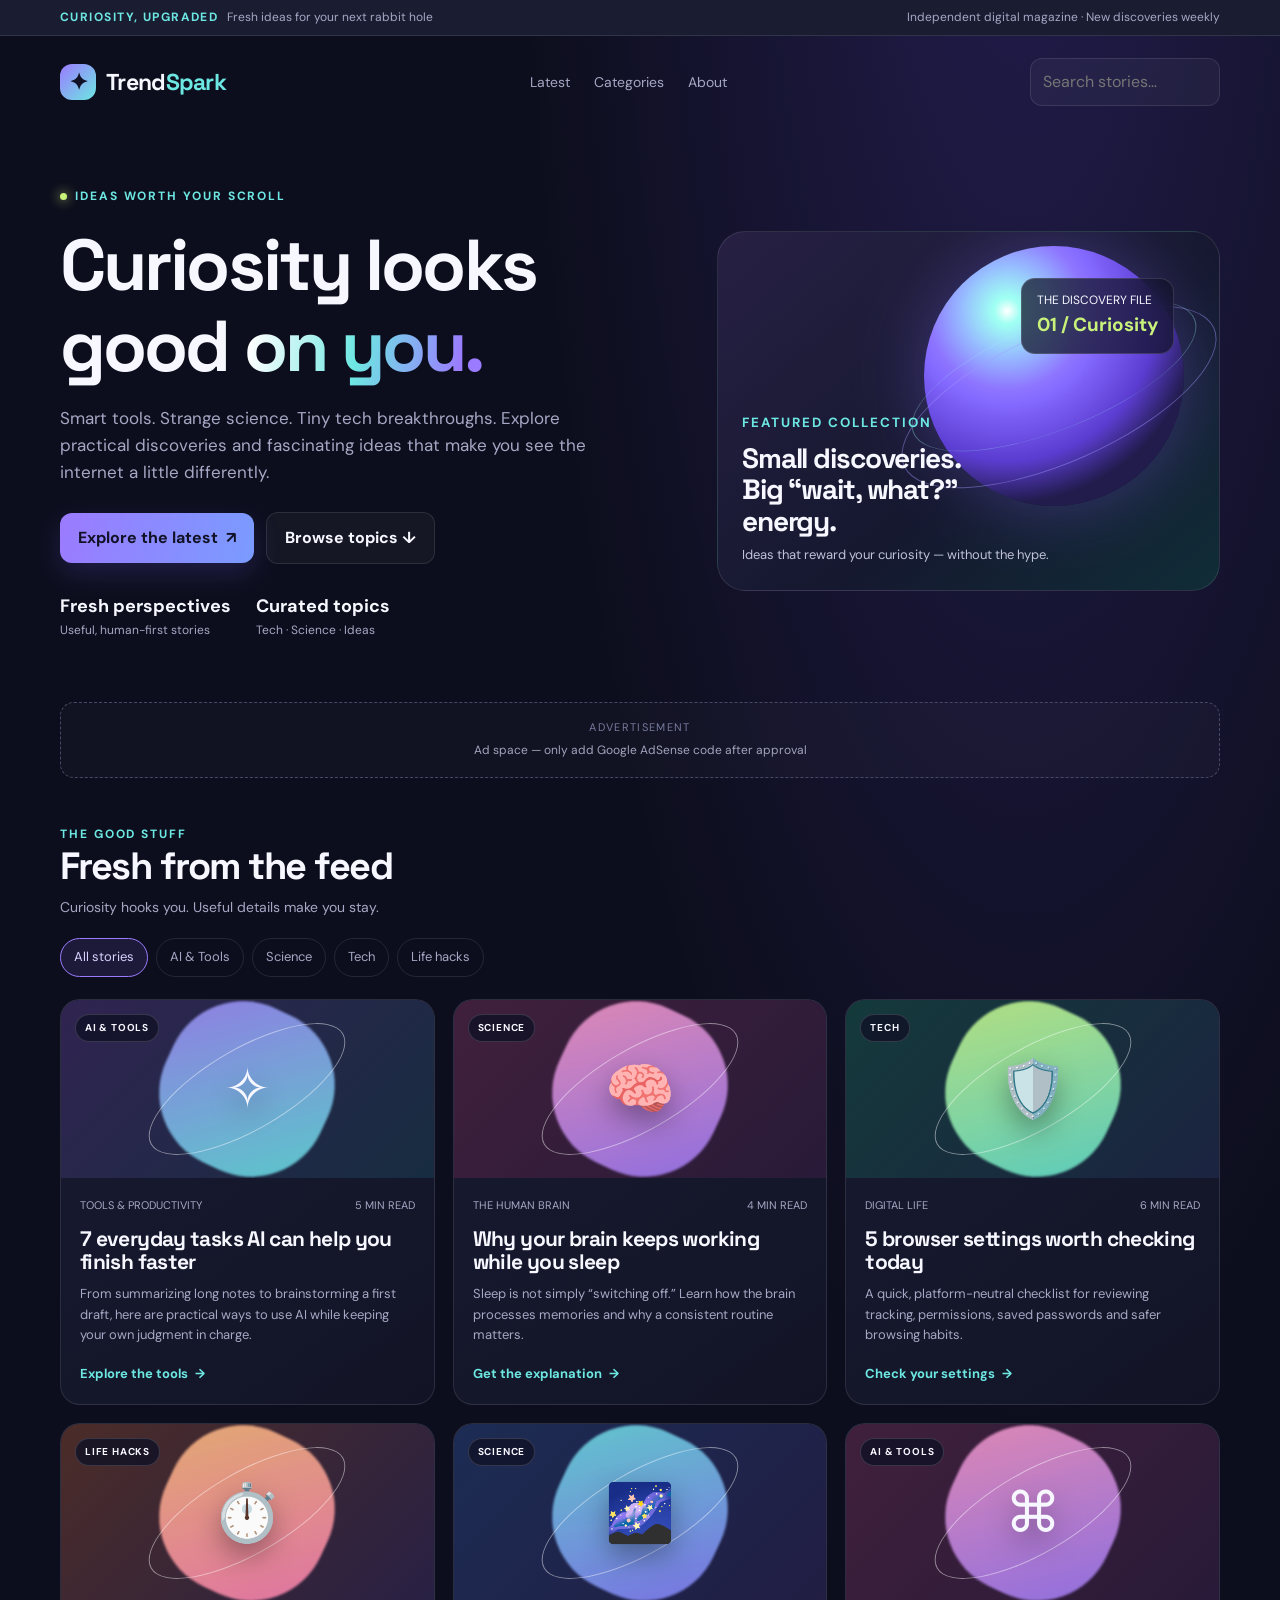
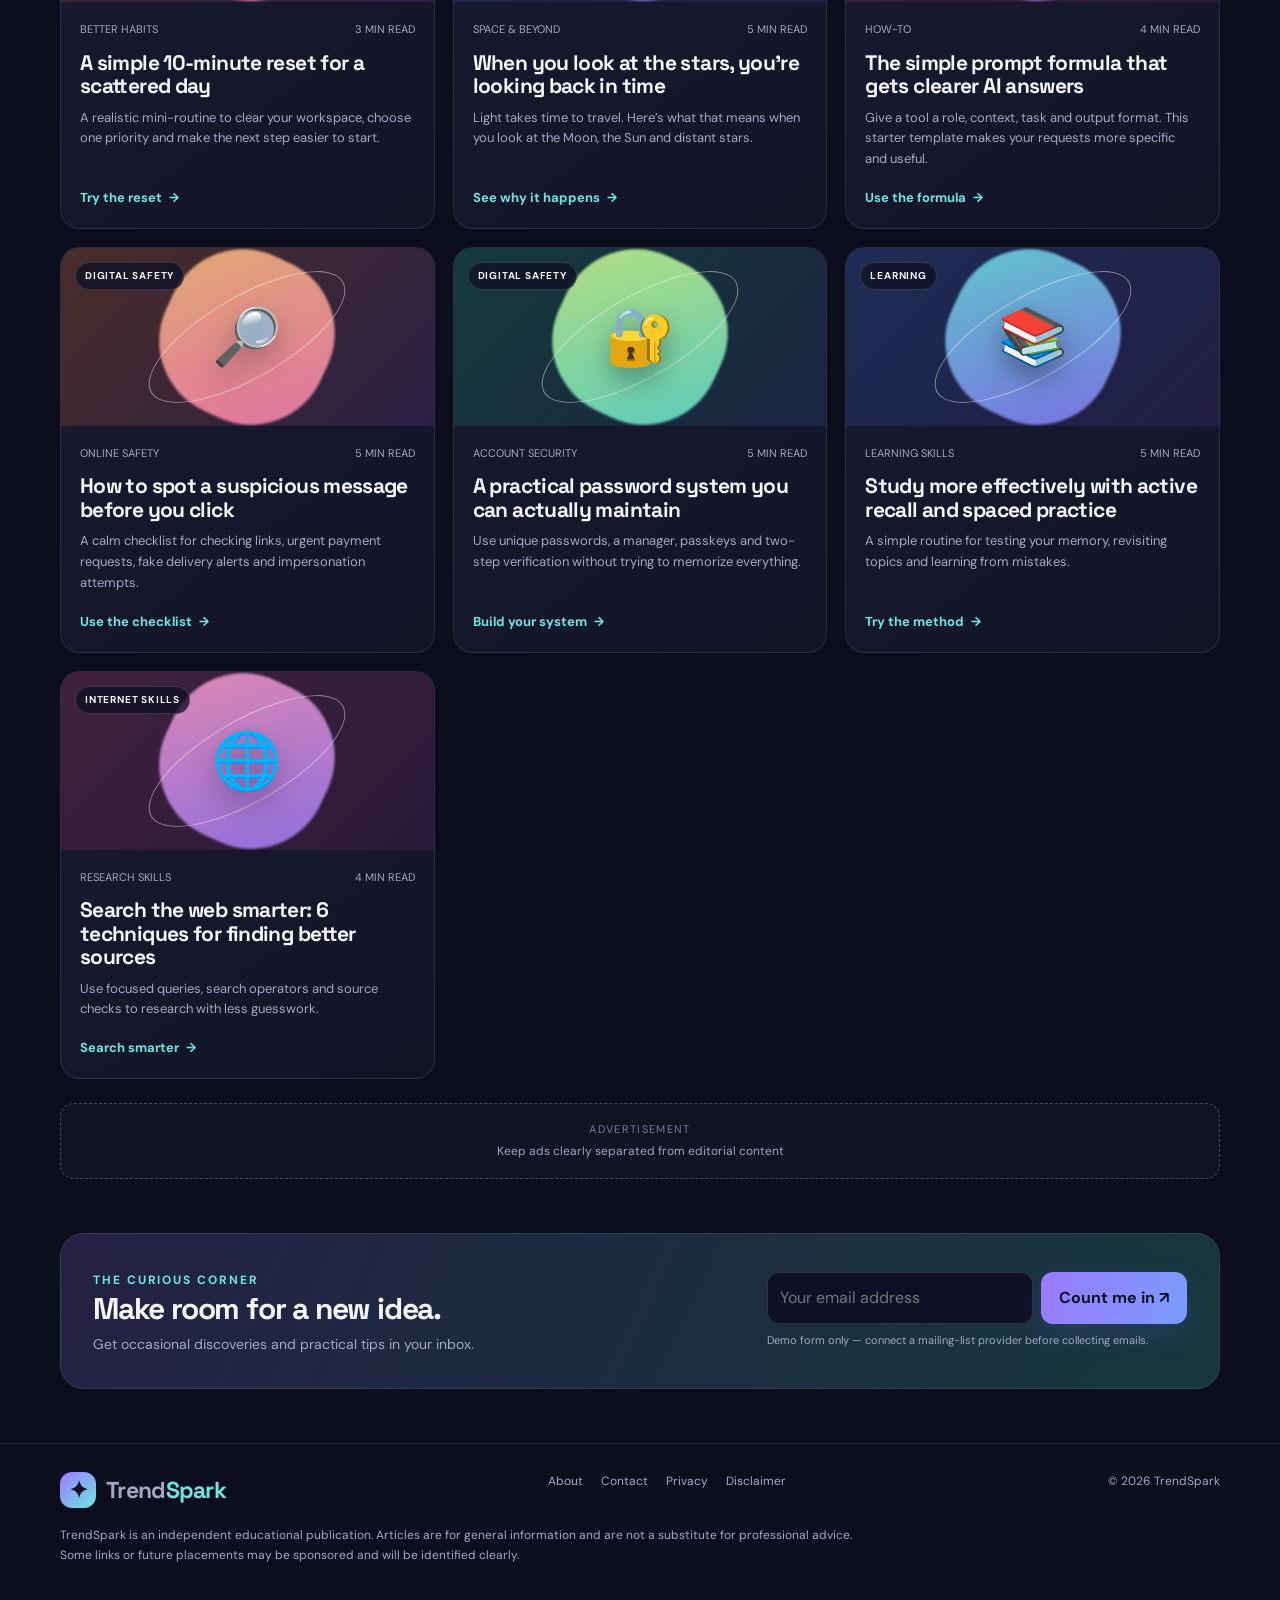
<file: index.html>
<!doctype html>
<html lang="en">
<head>
<meta charset="utf-8">
<meta name="viewport" content="width=device-width, initial-scale=1">
<title>TrendSpark — Discover Something Amazing</title>
<meta name="description" content="Practical guides to digital safety, AI tools, better learning, science and smarter internet research. Clear explanations without the hype.">
<meta name="robots" content="index,follow">
<link rel="canonical" href="https://trendspark-website.avinashverma30032009.workers.dev/">
<meta property="og:title" content="TrendSpark — Useful ideas, clearly explained">
<meta property="og:description" content="Practical guides to digital safety, AI tools, better learning, science and smarter internet research.">
<meta property="og:type" content="website">
<meta name="theme-color" content="#101126">
<link rel="preconnect" href="https://fonts.googleapis.com">
<link rel="preconnect" href="https://fonts.gstatic.com" crossorigin>
<link href="https://fonts.googleapis.com/css2?family=DM+Sans:wght@400;500;600;700&family=Space+Grotesk:wght@400;500;600;700&display=swap" rel="stylesheet">
<style>
:root{--bg:#0d0e1d;--panel:#15172b;--panel2:#1b1d35;--text:#f7f7ff;--muted:#a5a8c4;--line:rgba(255,255,255,.1);--purple:#9b7bff;--cyan:#6de7e2;--pink:#ff7fba;--lime:#c9f27b}
*{box-sizing:border-box}html{scroll-behavior:smooth}body{margin:0;background:radial-gradient(ellipse at 80% -10%,rgba(113,81,255,.22),transparent 35%),var(--bg);color:var(--text);font-family:"DM Sans",sans-serif;line-height:1.6}a{color:inherit;text-decoration:none}button,input{font:inherit}.wrap{width:min(1160px,92%);margin:auto}.topline{background:#1a1c32;border-bottom:1px solid var(--line);font-size:12px;color:var(--muted)}.topline .wrap{display:flex;justify-content:space-between;padding:8px 0;gap:12px}.topline strong{color:var(--cyan);letter-spacing:.12em;text-transform:uppercase}.nav{display:flex;align-items:center;justify-content:space-between;padding:22px 0;gap:20px}.brand{display:flex;align-items:center;gap:10px;font-family:"Space Grotesk",sans-serif;font-weight:700;font-size:23px;letter-spacing:-.7px}.logo{width:36px;height:36px;border-radius:12px;background:linear-gradient(135deg,var(--purple),var(--cyan));display:grid;place-items:center;color:#101126;font-weight:900}.brand span span{color:var(--cyan)}.navlinks{display:flex;gap:24px;color:var(--muted);font-size:14px}.navlinks a:hover,.footer a:hover{color:var(--cyan)}.navright{display:flex;align-items:center;gap:10px}.search{width:190px;border:1px solid var(--line);border-radius:12px;padding:10px 12px;background:rgba(255,255,255,.04);color:var(--text);outline:none}.search:focus{border-color:var(--purple)}.hero{padding:54px 0 38px;display:grid;grid-template-columns:1.1fr .9fr;gap:42px;align-items:center}.eyebrow{display:inline-flex;align-items:center;gap:8px;color:var(--cyan);font-size:12px;font-weight:700;text-transform:uppercase;letter-spacing:.16em}.dot{width:7px;height:7px;border-radius:50%;background:var(--lime);box-shadow:0 0 12px var(--lime)}h1,h2,h3,p{margin-top:0}h1,h2,h3{font-family:"Space Grotesk",sans-serif;line-height:1.12;letter-spacing:-.04em}h1{font-size:clamp(42px,6vw,72px);margin:18px 0}.gradient{background:linear-gradient(100deg,#fff 5%,var(--cyan) 48%,var(--purple) 90%);-webkit-background-clip:text;background-clip:text;color:transparent}.hero p{font-size:17px;color:var(--muted);max-width:560px}.heroactions{display:flex;gap:12px;align-items:center;margin-top:26px;flex-wrap:wrap}.btn{border:0;border-radius:12px;padding:12px 18px;font-weight:700;cursor:pointer;display:inline-flex;align-items:center;justify-content:center;gap:8px;transition:transform .2s,filter .2s}.btn:hover{transform:translateY(-2px);filter:brightness(1.08)}.primary{background:linear-gradient(100deg,var(--purple),#7a9bff);color:#111226;box-shadow:0 10px 28px #7764ff30}.secondary{border:1px solid var(--line);background:rgba(255,255,255,.04);color:var(--text)}.hero-art{min-height:360px;position:relative;border:1px solid var(--line);border-radius:28px;overflow:hidden;background:linear-gradient(140deg,#272044,#15182f 58%,#102d37);padding:24px;display:flex;align-items:end}.orb{position:absolute;width:260px;height:260px;right:7%;top:4%;border-radius:50%;background:radial-gradient(circle at 32% 25%,#fff 0,#a6fff2 5%,#8d76ff 30%,#5a3ec4 57%,#211c48 73%);box-shadow:0 0 70px #8870ff55;filter:saturate(1.1)}.orb:after{content:"";position:absolute;inset:-22px;border:1px solid #a8fff655;border-radius:50%;transform:rotate(-22deg) scaleY(.35)}.orbit{position:absolute;width:340px;height:130px;border:1px solid #9f9aff70;border-radius:50%;right:-2%;top:28%;transform:rotate(-24deg)}.floatcard{position:absolute;right:9%;top:13%;padding:12px 15px;border:1px solid #ffffff22;background:#101126b8;backdrop-filter:blur(12px);border-radius:14px;font-size:12px}.floatcard b{display:block;font-size:19px;color:var(--lime)}.hero-label{position:relative;z-index:1;max-width:310px}.hero-label small{color:var(--cyan);text-transform:uppercase;letter-spacing:.15em;font-weight:700}.hero-label h2{font-size:28px;margin:8px 0}.hero-label p{font-size:13px;margin:0;color:#c0c2d9}.stats{display:flex;gap:25px;margin-top:28px;color:var(--muted);font-size:12px}.stats b{display:block;color:var(--text);font-size:18px}.ad-slot{border:1px dashed #464866;background:rgba(255,255,255,.025);border-radius:14px;padding:16px;text-align:center;color:#777b9e;font-size:11px;letter-spacing:.12em;text-transform:uppercase;margin:24px auto 34px;min-height:76px;display:flex;flex-direction:column;align-items:center;justify-content:center;gap:4px}.ad-slot span{font-size:12px;letter-spacing:0;text-transform:none;color:#a2a4bd}.sectionhead{display:flex;align-items:end;justify-content:space-between;gap:20px;margin:42px 0 20px}.sectionhead h2{font-size:clamp(28px,4vw,38px);margin:0}.sectionhead p{color:var(--muted);margin:8px 0 0;font-size:14px}.filters{display:flex;gap:8px;flex-wrap:wrap;margin:20px 0 22px}.filter{padding:8px 13px;border:1px solid var(--line);background:transparent;color:var(--muted);border-radius:999px;cursor:pointer;font-size:13px}.filter.active,.filter:hover{background:#8f7aff1e;border-color:#9b7bff;color:#d9d0ff}.grid{display:grid;grid-template-columns:repeat(3,1fr);gap:18px}.card{background:linear-gradient(145deg,#181a31,#121426);border:1px solid var(--line);border-radius:20px;overflow:hidden;transition:transform .2s,border-color .2s;display:flex;flex-direction:column;min-width:0}.card:hover{transform:translateY(-5px);border-color:#8b7cff88}.thumb{height:178px;position:relative;display:flex;align-items:center;justify-content:center;overflow:hidden;background:linear-gradient(135deg,#302451,#172c40)}.thumb:before{content:"";position:absolute;width:170px;height:170px;border-radius:45%;background:linear-gradient(140deg,#a58bff,#64e7e1);filter:blur(1px);opacity:.85;transform:rotate(25deg)}.thumb:after{content:"";position:absolute;width:220px;height:80px;border:1px solid #fff7;border-radius:50%;transform:rotate(-30deg)}.thumb .emoji{font-size:56px;z-index:1;filter:drop-shadow(0 12px 14px #0005)}.thumb.pink{background:linear-gradient(135deg,#40203c,#281a38)}.thumb.pink:before{background:linear-gradient(140deg,#ff9dc8,#9c7cff)}.thumb.green{background:linear-gradient(135deg,#143a3b,#1b2340)}.thumb.green:before{background:linear-gradient(140deg,#d5ff8a,#62e7d5)}.thumb.orange{background:linear-gradient(135deg,#4b2c28,#282044)}.thumb.orange:before{background:linear-gradient(140deg,#ffc27d,#ff7fb8)}.thumb.blue{background:linear-gradient(135deg,#1c2c54,#211d43)}.thumb.blue:before{background:linear-gradient(140deg,#6de7e2,#8b7cff)}.pill{position:absolute;top:14px;left:14px;z-index:2;background:#101126c9;border:1px solid #ffffff25;border-radius:999px;padding:5px 9px;font-size:10px;font-weight:700;letter-spacing:.08em;text-transform:uppercase}.cardbody{padding:19px;display:flex;flex-direction:column;flex:1}.meta{display:flex;justify-content:space-between;gap:10px;color:var(--muted);font-size:11px;margin-bottom:12px}.card h3{font-size:21px;margin-bottom:10px;letter-spacing:-.03em}.card p{font-size:13px;color:var(--muted);margin-bottom:18px}.read{margin-top:auto;color:var(--cyan);font-size:13px;font-weight:700;display:flex;align-items:center;gap:7px}.read:hover{gap:12px}.empty{display:none;padding:30px;text-align:center;color:var(--muted)}.newsletter{margin:54px 0;background:linear-gradient(115deg,#242044,#15373c);border:1px solid #ffffff19;border-radius:24px;padding:32px;display:flex;justify-content:space-between;align-items:center;gap:25px}.newsletter h2{font-size:30px;margin:0 0 8px}.newsletter p{margin:0;color:var(--muted);font-size:14px}.newsletter form{display:flex;gap:8px;max-width:420px;width:100%}.newsletter input{min-width:0;flex:1;border:1px solid #ffffff24;border-radius:12px;padding:12px;background:#0e1025;color:white}.note{color:var(--muted);font-size:11px;margin-top:8px}.footer{border-top:1px solid var(--line);padding:28px 0 38px;color:var(--muted);font-size:12px}.footrow{display:flex;justify-content:space-between;gap:20px;flex-wrap:wrap}.footerlinks{display:flex;gap:18px;flex-wrap:wrap}.disclaimer{margin-top:18px;max-width:800px}.hidden{display:none!important}
@media(max-width:850px){.hero{grid-template-columns:1fr;gap:24px;padding-top:30px}.hero-art{min-height:300px}.grid{grid-template-columns:repeat(2,1fr)}.navlinks{display:none}.newsletter{align-items:flex-start;flex-direction:column}.newsletter form{max-width:none}.search{width:150px}}
@media(max-width:560px){.topline .wrap{font-size:10px}.nav{padding:16px 0}.brand{font-size:20px}.search{width:120px;padding:9px;font-size:12px}.hero{padding-top:20px}.hero-art{min-height:270px}.orb{width:210px;height:210px}.grid{grid-template-columns:1fr}.thumb{height:190px}.sectionhead{align-items:flex-start;flex-direction:column}.newsletter{padding:23px}.newsletter form{flex-direction:column}.stats{gap:16px}.floatcard{right:5%;top:8%}}
</style>
</head>
<body>
<div class="topline"><div class="wrap"><span><strong>Curiosity, upgraded</strong> &nbsp; Fresh ideas for your next rabbit hole</span><span>Independent digital magazine · New discoveries weekly</span></div></div>
<header class="wrap nav">
  <a class="brand" href="index.html" aria-label="TrendSpark home"><span class="logo">✦</span><span>Trend<span>Spark</span></span></a>
  <nav class="navlinks" aria-label="Main navigation"><a href="#latest">Latest</a><a href="#categories">Categories</a><a href="about.html">About</a></nav>
  <div class="navright"><input id="search" class="search" type="search" placeholder="Search stories…" aria-label="Search stories"></div>
</header>
<main class="wrap">
<section class="hero">
 <div>
  <div class="eyebrow"><span class="dot"></span> Ideas worth your scroll</div>
  <h1>Curiosity looks good <span class="gradient">on you.</span></h1>
  <p>Smart tools. Strange science. Tiny tech breakthroughs. Explore practical discoveries and fascinating ideas that make you see the internet a little differently.</p>
  <div class="heroactions"><a class="btn primary" href="#latest">Explore the latest <span>↗</span></a><a class="btn secondary" href="#categories">Browse topics ↓</a></div>
  <div class="stats"><div><b>Fresh perspectives</b>Useful, human-first stories</div><div><b>Curated topics</b>Tech · Science · Ideas</div></div>
 </div>
 <div class="hero-art" aria-label="Abstract glowing digital orb illustration">
  <div class="orb"></div><div class="orbit"></div><div class="floatcard">THE DISCOVERY FILE<b>01 / Curiosity</b></div>
  <div class="hero-label"><small>Featured collection</small><h2>Small discoveries.<br>Big “wait, what?” energy.</h2><p>Ideas that reward your curiosity — without the hype.</p></div>
 </div>
</section>
<div class="ad-slot" aria-label="Advertisement placeholder">Advertisement <span>Ad space — only add Google AdSense code after approval</span></div>
<section id="latest">
 <div class="sectionhead"><div><div class="eyebrow">The good stuff</div><h2>Fresh from the feed</h2><p>Curiosity hooks you. Useful details make you stay.</p></div></div>
 <div id="categories" class="filters" aria-label="Filter articles">
  <button class="filter active" data-filter="all">All stories</button><button class="filter" data-filter="ai">AI & Tools</button><button class="filter" data-filter="science">Science</button><button class="filter" data-filter="tech">Tech</button><button class="filter" data-filter="life">Life hacks</button>
 </div>
 <div id="stories" class="grid">
  <article class="card" data-category="ai" data-search="ai tools productivity automate repetitive tasks">
   <div class="thumb"><span class="pill">AI & Tools</span><span class="emoji">✧</span></div>
   <div class="cardbody"><div class="meta"><span>TOOLS & PRODUCTIVITY</span><span>5 MIN READ</span></div><h3>7 everyday tasks AI can help you finish faster</h3><p>From summarizing long notes to brainstorming a first draft, here are practical ways to use AI while keeping your own judgment in charge.</p><a class="read" href="article-ai-tools.html">Explore the tools <span>→</span></a></div>
  </article>
  <article class="card" data-category="science" data-search="science sleep brain memory surprising facts">
   <div class="thumb pink"><span class="pill">Science</span><span class="emoji">🧠</span></div>
   <div class="cardbody"><div class="meta"><span>THE HUMAN BRAIN</span><span>4 MIN READ</span></div><h3>Why your brain keeps working while you sleep</h3><p>Sleep is not simply “switching off.” Learn how the brain processes memories and why a consistent routine matters.</p><a class="read" href="article-sleep.html">Get the explanation <span>→</span></a></div>
  </article>
  <article class="card" data-category="tech" data-search="technology browser privacy settings security">
   <div class="thumb green"><span class="pill">Tech</span><span class="emoji">🛡️</span></div>
   <div class="cardbody"><div class="meta"><span>DIGITAL LIFE</span><span>6 MIN READ</span></div><h3>5 browser settings worth checking today</h3><p>A quick, platform-neutral checklist for reviewing tracking, permissions, saved passwords and safer browsing habits.</p><a class="read" href="article-browser.html">Check your settings <span>→</span></a></div>
  </article>
  <article class="card" data-category="life" data-search="productivity focus phone distractions habits">
   <div class="thumb orange"><span class="pill">Life Hacks</span><span class="emoji">⏱️</span></div>
   <div class="cardbody"><div class="meta"><span>BETTER HABITS</span><span>3 MIN READ</span></div><h3>A simple 10-minute reset for a scattered day</h3><p>A realistic mini-routine to clear your workspace, choose one priority and make the next step easier to start.</p><a class="read" href="article-reset.html">Try the reset <span>→</span></a></div>
  </article>
  <article class="card" data-category="science" data-search="space astronomy stars light years universe">
   <div class="thumb blue"><span class="pill">Science</span><span class="emoji">🌌</span></div>
   <div class="cardbody"><div class="meta"><span>SPACE & BEYOND</span><span>5 MIN READ</span></div><h3>When you look at the stars, you’re looking back in time</h3><p>Light takes time to travel. Here’s what that means when you look at the Moon, the Sun and distant stars.</p><a class="read" href="article-stars.html">See why it happens <span>→</span></a></div>
  </article>
  <article class="card" data-category="ai" data-search="prompt writing AI clear instructions examples">
   <div class="thumb pink"><span class="pill">AI & Tools</span><span class="emoji">⌘</span></div>
   <div class="cardbody"><div class="meta"><span>HOW-TO</span><span>4 MIN READ</span></div><h3>The simple prompt formula that gets clearer AI answers</h3><p>Give a tool a role, context, task and output format. This starter template makes your requests more specific and useful.</p><a class="read" href="article-prompts.html">Use the formula <span>→</span></a></div>
  </article>
  <article class="card" data-category="tech" data-search="scam phishing fake messages otp links cyber safety fraud">
   <div class="thumb orange"><span class="pill">Digital Safety</span><span class="emoji">🔎</span></div><div class="cardbody"><div class="meta"><span>ONLINE SAFETY</span><span>5 MIN READ</span></div><h3>How to spot a suspicious message before you click</h3><p>A calm checklist for checking links, urgent payment requests, fake delivery alerts and impersonation attempts.</p><a class="read" href="article-scam-checklist.html">Use the checklist <span>→</span></a></div>
  </article>
  <article class="card" data-category="tech" data-search="password manager unique passwords passkeys two factor authentication account security">
   <div class="thumb green"><span class="pill">Digital Safety</span><span class="emoji">🔐</span></div><div class="cardbody"><div class="meta"><span>ACCOUNT SECURITY</span><span>5 MIN READ</span></div><h3>A practical password system you can actually maintain</h3><p>Use unique passwords, a manager, passkeys and two-step verification without trying to memorize everything.</p><a class="read" href="article-passwords.html">Build your system <span>→</span></a></div>
  </article>
  <article class="card" data-category="life" data-search="study learning active recall spaced practice memory textbook students">
   <div class="thumb blue"><span class="pill">Learning</span><span class="emoji">📚</span></div><div class="cardbody"><div class="meta"><span>LEARNING SKILLS</span><span>5 MIN READ</span></div><h3>Study more effectively with active recall and spaced practice</h3><p>A simple routine for testing your memory, revisiting topics and learning from mistakes.</p><a class="read" href="article-study-better.html">Try the method <span>→</span></a></div>
  </article>
  <article class="card" data-category="tech" data-search="search engine web research sources exact phrase site filetype online research">
   <div class="thumb pink"><span class="pill">Internet Skills</span><span class="emoji">🌐</span></div><div class="cardbody"><div class="meta"><span>RESEARCH SKILLS</span><span>4 MIN READ</span></div><h3>Search the web smarter: 6 techniques for finding better sources</h3><p>Use focused queries, search operators and source checks to research with less guesswork.</p><a class="read" href="article-search-smarter.html">Search smarter <span>→</span></a></div>
  </article>
 </div>
 <div id="empty" class="empty">No stories match that search. Try a different word or category.</div>
</section>
<div class="ad-slot" aria-label="Advertisement placeholder">Advertisement <span>Keep ads clearly separated from editorial content</span></div>
<section class="newsletter">
 <div><div class="eyebrow">The curious corner</div><h2>Make room for a new idea.</h2><p>Get occasional discoveries and practical tips in your inbox.</p></div>
 <div style="max-width:420px;width:100%"><form id="signup"><input id="email" type="email" placeholder="Your email address" aria-label="Email address" required><button class="btn primary" type="submit">Count me in ↗</button></form><div class="note" id="signup-note">Demo form only — connect a mailing-list provider before collecting emails.</div></div>
</section>
</main>
<footer class="footer"><div class="wrap"><div class="footrow"><a class="brand" href="index.html"><span class="logo">✦</span><span>Trend<span>Spark</span></span></a><div class="footerlinks"><a href="about.html">About</a><a href="contact.html">Contact</a><a href="privacy.html">Privacy</a><a href="disclaimer.html">Disclaimer</a></div><span>© <span id="year"></span> TrendSpark</span></div><p class="disclaimer">TrendSpark is an independent educational publication. Articles are for general information and are not a substitute for professional advice. Some links or future placements may be sponsored and will be identified clearly.</p></div></footer>
<script>
const search = document.getElementById('search');
const cards = [...document.querySelectorAll('.card')];
const filters = [...document.querySelectorAll('.filter')];
const empty = document.getElementById('empty');
let active = 'all';
function updateStories(){
 const term = search.value.trim().toLowerCase(); let visible = 0;
 cards.forEach(card=>{
  const matchesCategory = active === 'all' || card.dataset.category === active;
  const haystack = (card.dataset.search + ' ' + card.innerText).toLowerCase();
  const matchesSearch = !term || haystack.includes(term);
  card.classList.toggle('hidden', !(matchesCategory && matchesSearch));
  if(matchesCategory && matchesSearch) visible++;
 });
 empty.style.display = visible ? 'none' : 'block';
}
filters.forEach(btn=>btn.addEventListener('click',()=>{
 active = btn.dataset.filter; filters.forEach(b=>b.classList.toggle('active',b===btn)); updateStories();
}));
search.addEventListener('input',updateStories);
document.getElementById('year').textContent = new Date().getFullYear();
document.getElementById('signup').addEventListener('submit',e=>{
 e.preventDefault();
 document.getElementById('signup-note').textContent = 'Thanks for trying the demo! This form is not connected to an email service yet.';
});
</script>
</body>
</html>
</file>
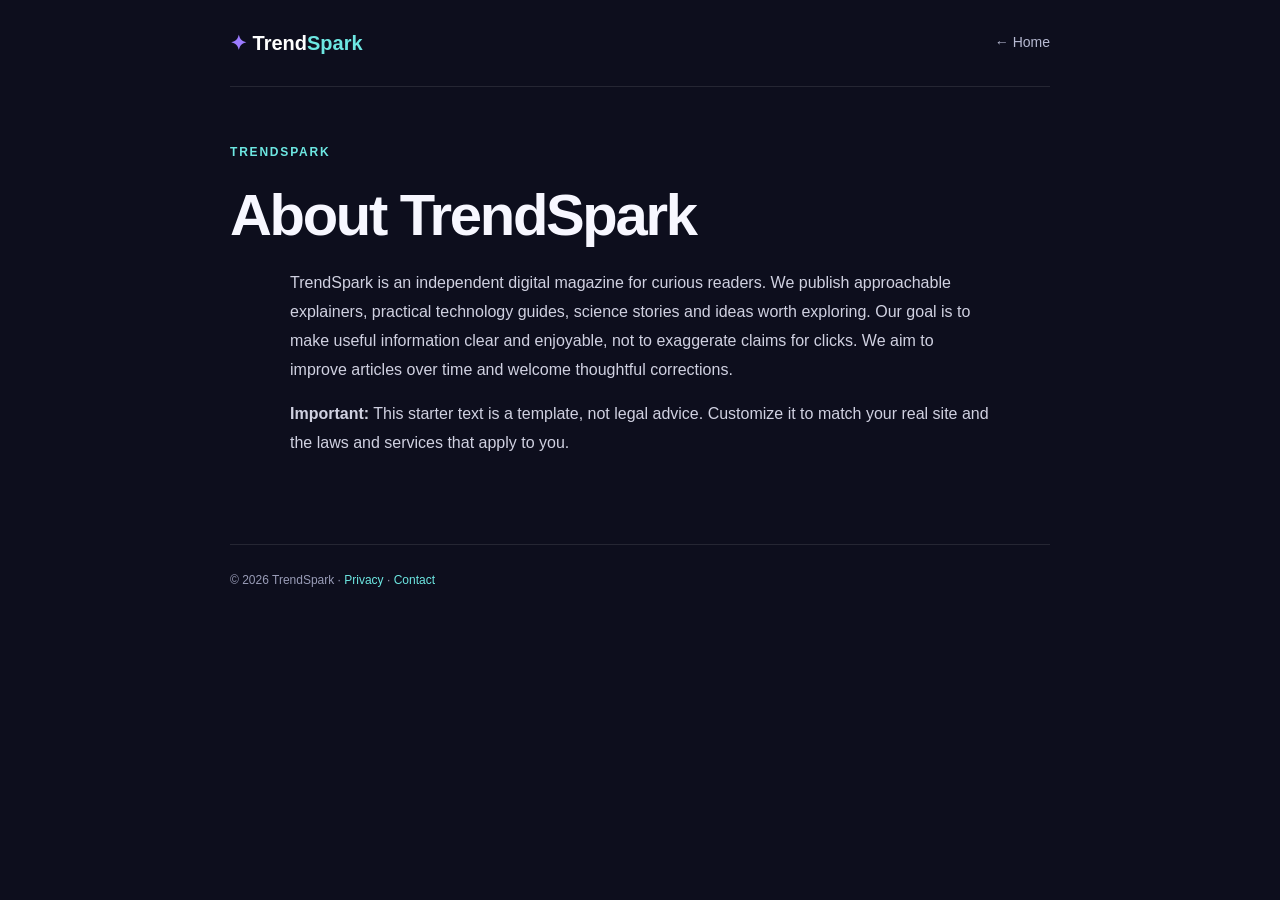
<file: about.html>
<!doctype html><html lang="en"><head><meta charset="utf-8"><meta name="viewport" content="width=device-width,initial-scale=1"><title>About TrendSpark | TrendSpark</title><link rel="stylesheet" href="article.css"></head><body><header><a class="brand" href="index.html">✦ Trend<span>Spark</span></a><a href="index.html">← Home</a></header><main><div class="tag">TrendSpark</div><h1>About TrendSpark</h1><article><p>TrendSpark is an independent digital magazine for curious readers. We publish approachable explainers, practical technology guides, science stories and ideas worth exploring. Our goal is to make useful information clear and enjoyable, not to exaggerate claims for clicks. We aim to improve articles over time and welcome thoughtful corrections.</p><p><strong>Important:</strong> This starter text is a template, not legal advice. Customize it to match your real site and the laws and services that apply to you.</p></article></main><footer>© <span id="year"></span> TrendSpark · <a href="privacy.html">Privacy</a> · <a href="contact.html">Contact</a></footer><script>document.getElementById('year').textContent=new Date().getFullYear()</script></body></html>
</file>
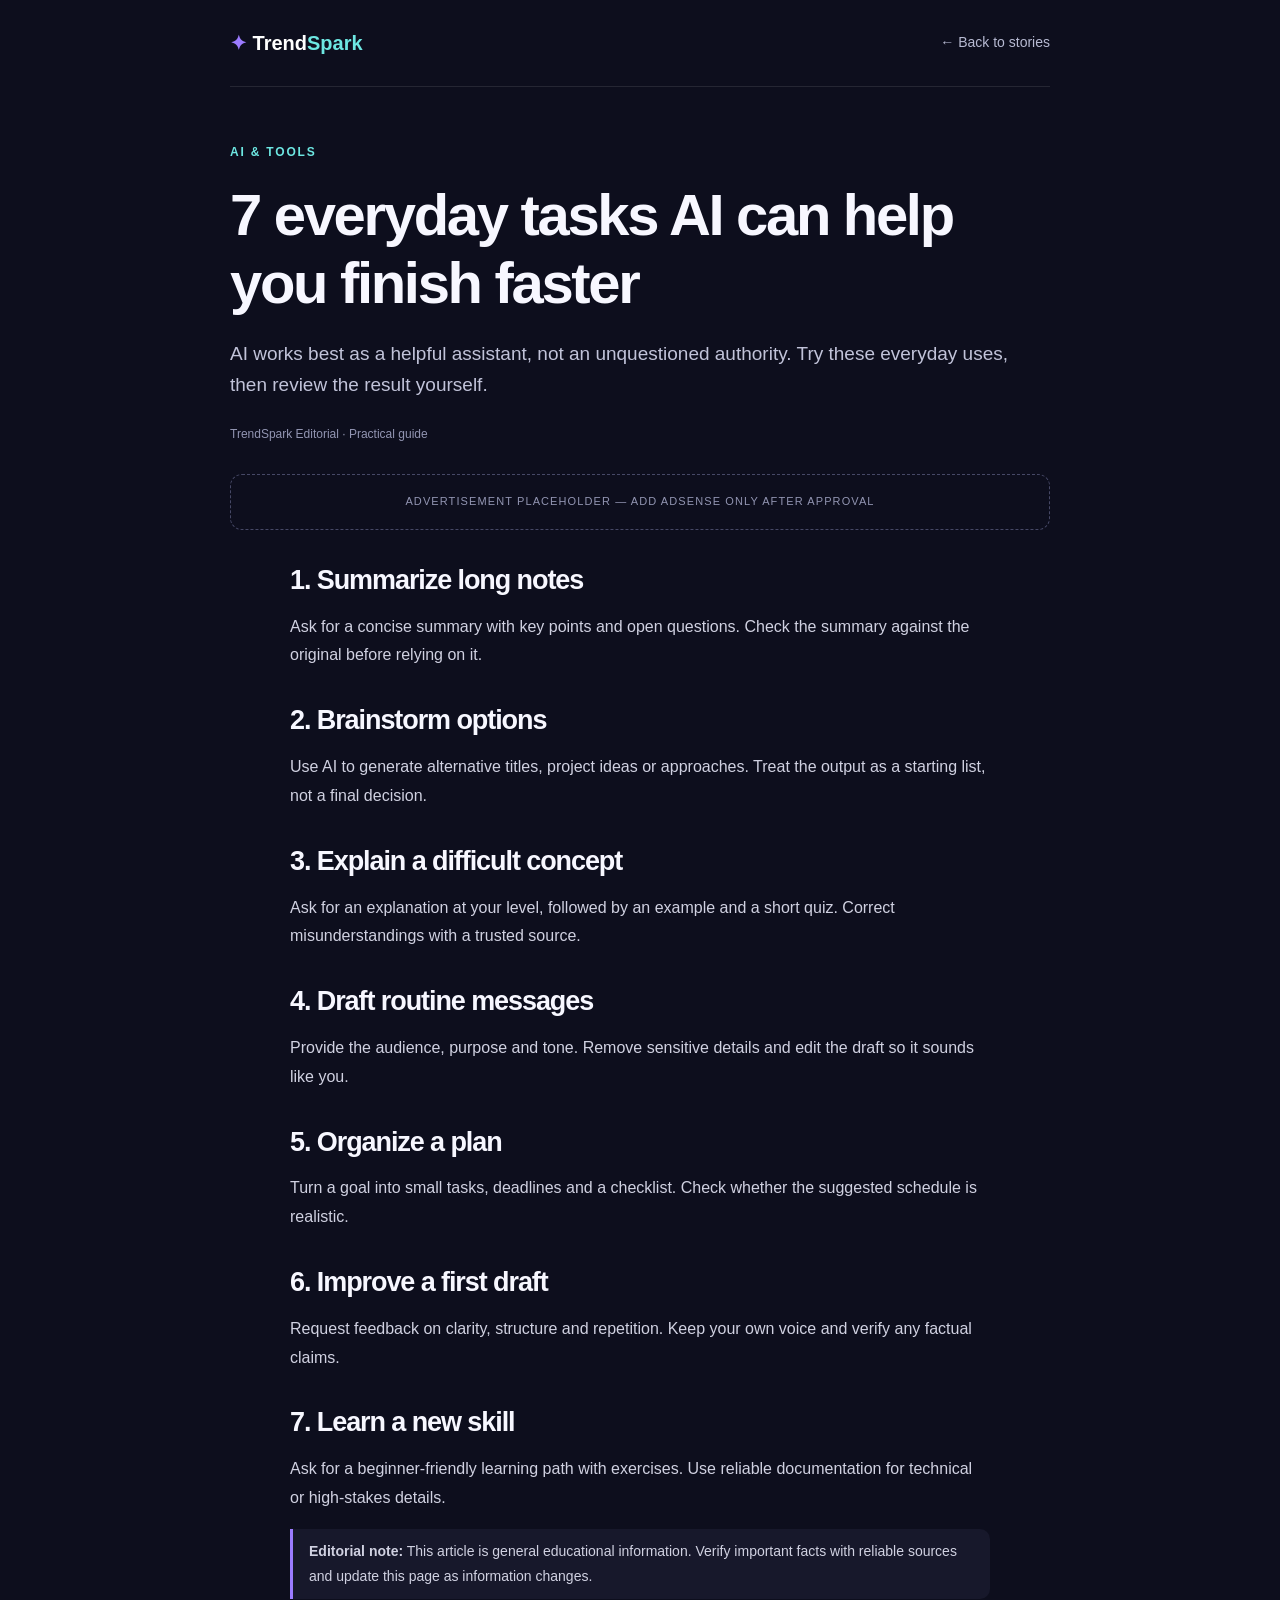
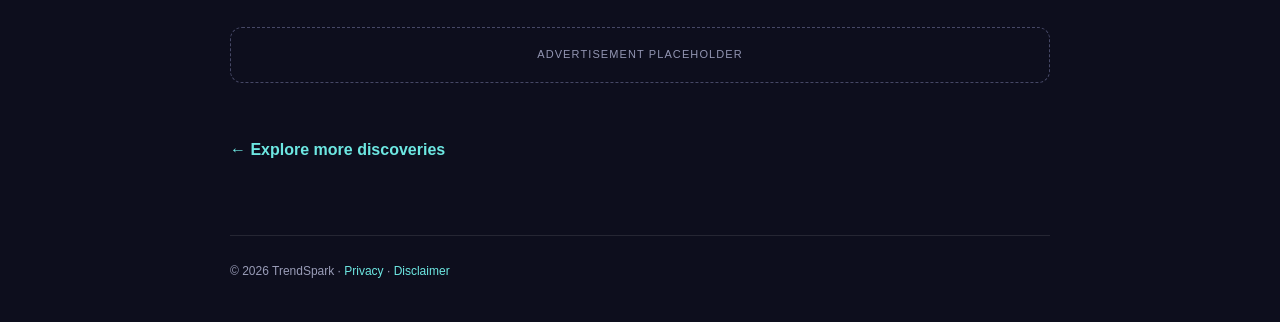
<file: article-ai-tools.html>
<!doctype html><html lang="en"><head><meta charset="utf-8"><meta name="viewport" content="width=device-width,initial-scale=1"><title>7 everyday tasks AI can help you finish faster | TrendSpark</title><meta name="description" content="AI works best as a helpful assistant, not an unquestioned authority. Try these everyday uses, then review the result yourself."><link rel="stylesheet" href="article.css"></head><body><header><a class="brand" href="index.html">✦ Trend<span>Spark</span></a><a href="index.html">← Back to stories</a></header><main><div class="tag">AI & Tools</div><h1>7 everyday tasks AI can help you finish faster</h1><p class="intro">AI works best as a helpful assistant, not an unquestioned authority. Try these everyday uses, then review the result yourself.</p><div class="meta">TrendSpark Editorial · Practical guide</div><div class="ad">Advertisement placeholder — add AdSense only after approval</div><article><h2>1. Summarize long notes</h2><p>Ask for a concise summary with key points and open questions. Check the summary against the original before relying on it.</p>
<h2>2. Brainstorm options</h2><p>Use AI to generate alternative titles, project ideas or approaches. Treat the output as a starting list, not a final decision.</p>
<h2>3. Explain a difficult concept</h2><p>Ask for an explanation at your level, followed by an example and a short quiz. Correct misunderstandings with a trusted source.</p>
<h2>4. Draft routine messages</h2><p>Provide the audience, purpose and tone. Remove sensitive details and edit the draft so it sounds like you.</p>
<h2>5. Organize a plan</h2><p>Turn a goal into small tasks, deadlines and a checklist. Check whether the suggested schedule is realistic.</p>
<h2>6. Improve a first draft</h2><p>Request feedback on clarity, structure and repetition. Keep your own voice and verify any factual claims.</p>
<h2>7. Learn a new skill</h2><p>Ask for a beginner-friendly learning path with exercises. Use reliable documentation for technical or high-stakes details.</p><p class="editorial-note"><strong>Editorial note:</strong> This article is general educational information. Verify important facts with reliable sources and update this page as information changes.</p></article><div class="ad">Advertisement placeholder</div><a class="back" href="index.html">← Explore more discoveries</a></main><footer>© <span id="year"></span> TrendSpark · <a href="privacy.html">Privacy</a> · <a href="disclaimer.html">Disclaimer</a></footer><script>document.getElementById('year').textContent=new Date().getFullYear()</script></body></html>
</file>
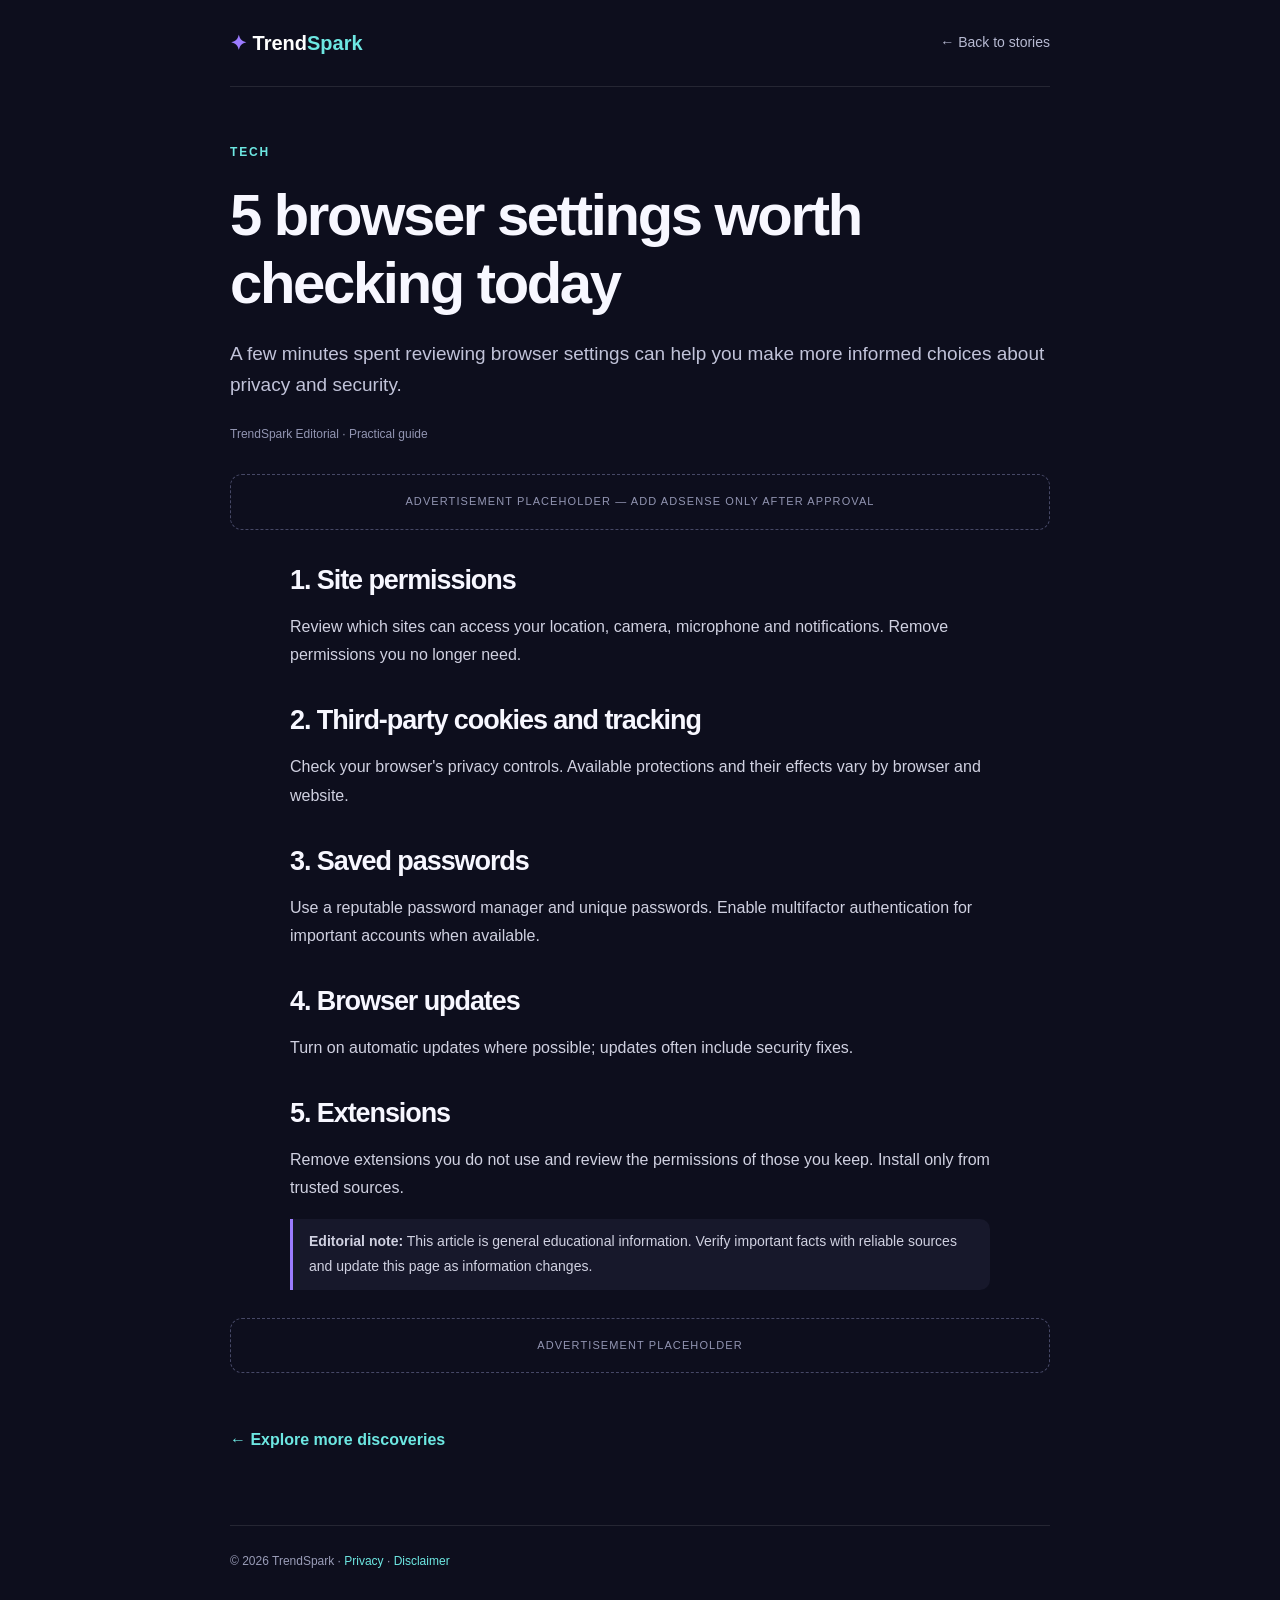
<file: article-browser.html>
<!doctype html><html lang="en"><head><meta charset="utf-8"><meta name="viewport" content="width=device-width,initial-scale=1"><title>5 browser settings worth checking today | TrendSpark</title><meta name="description" content="A few minutes spent reviewing browser settings can help you make more informed choices about privacy and security."><link rel="stylesheet" href="article.css"></head><body><header><a class="brand" href="index.html">✦ Trend<span>Spark</span></a><a href="index.html">← Back to stories</a></header><main><div class="tag">Tech</div><h1>5 browser settings worth checking today</h1><p class="intro">A few minutes spent reviewing browser settings can help you make more informed choices about privacy and security.</p><div class="meta">TrendSpark Editorial · Practical guide</div><div class="ad">Advertisement placeholder — add AdSense only after approval</div><article><h2>1. Site permissions</h2><p>Review which sites can access your location, camera, microphone and notifications. Remove permissions you no longer need.</p>
<h2>2. Third-party cookies and tracking</h2><p>Check your browser's privacy controls. Available protections and their effects vary by browser and website.</p>
<h2>3. Saved passwords</h2><p>Use a reputable password manager and unique passwords. Enable multifactor authentication for important accounts when available.</p>
<h2>4. Browser updates</h2><p>Turn on automatic updates where possible; updates often include security fixes.</p>
<h2>5. Extensions</h2><p>Remove extensions you do not use and review the permissions of those you keep. Install only from trusted sources.</p><p class="editorial-note"><strong>Editorial note:</strong> This article is general educational information. Verify important facts with reliable sources and update this page as information changes.</p></article><div class="ad">Advertisement placeholder</div><a class="back" href="index.html">← Explore more discoveries</a></main><footer>© <span id="year"></span> TrendSpark · <a href="privacy.html">Privacy</a> · <a href="disclaimer.html">Disclaimer</a></footer><script>document.getElementById('year').textContent=new Date().getFullYear()</script></body></html>
</file>
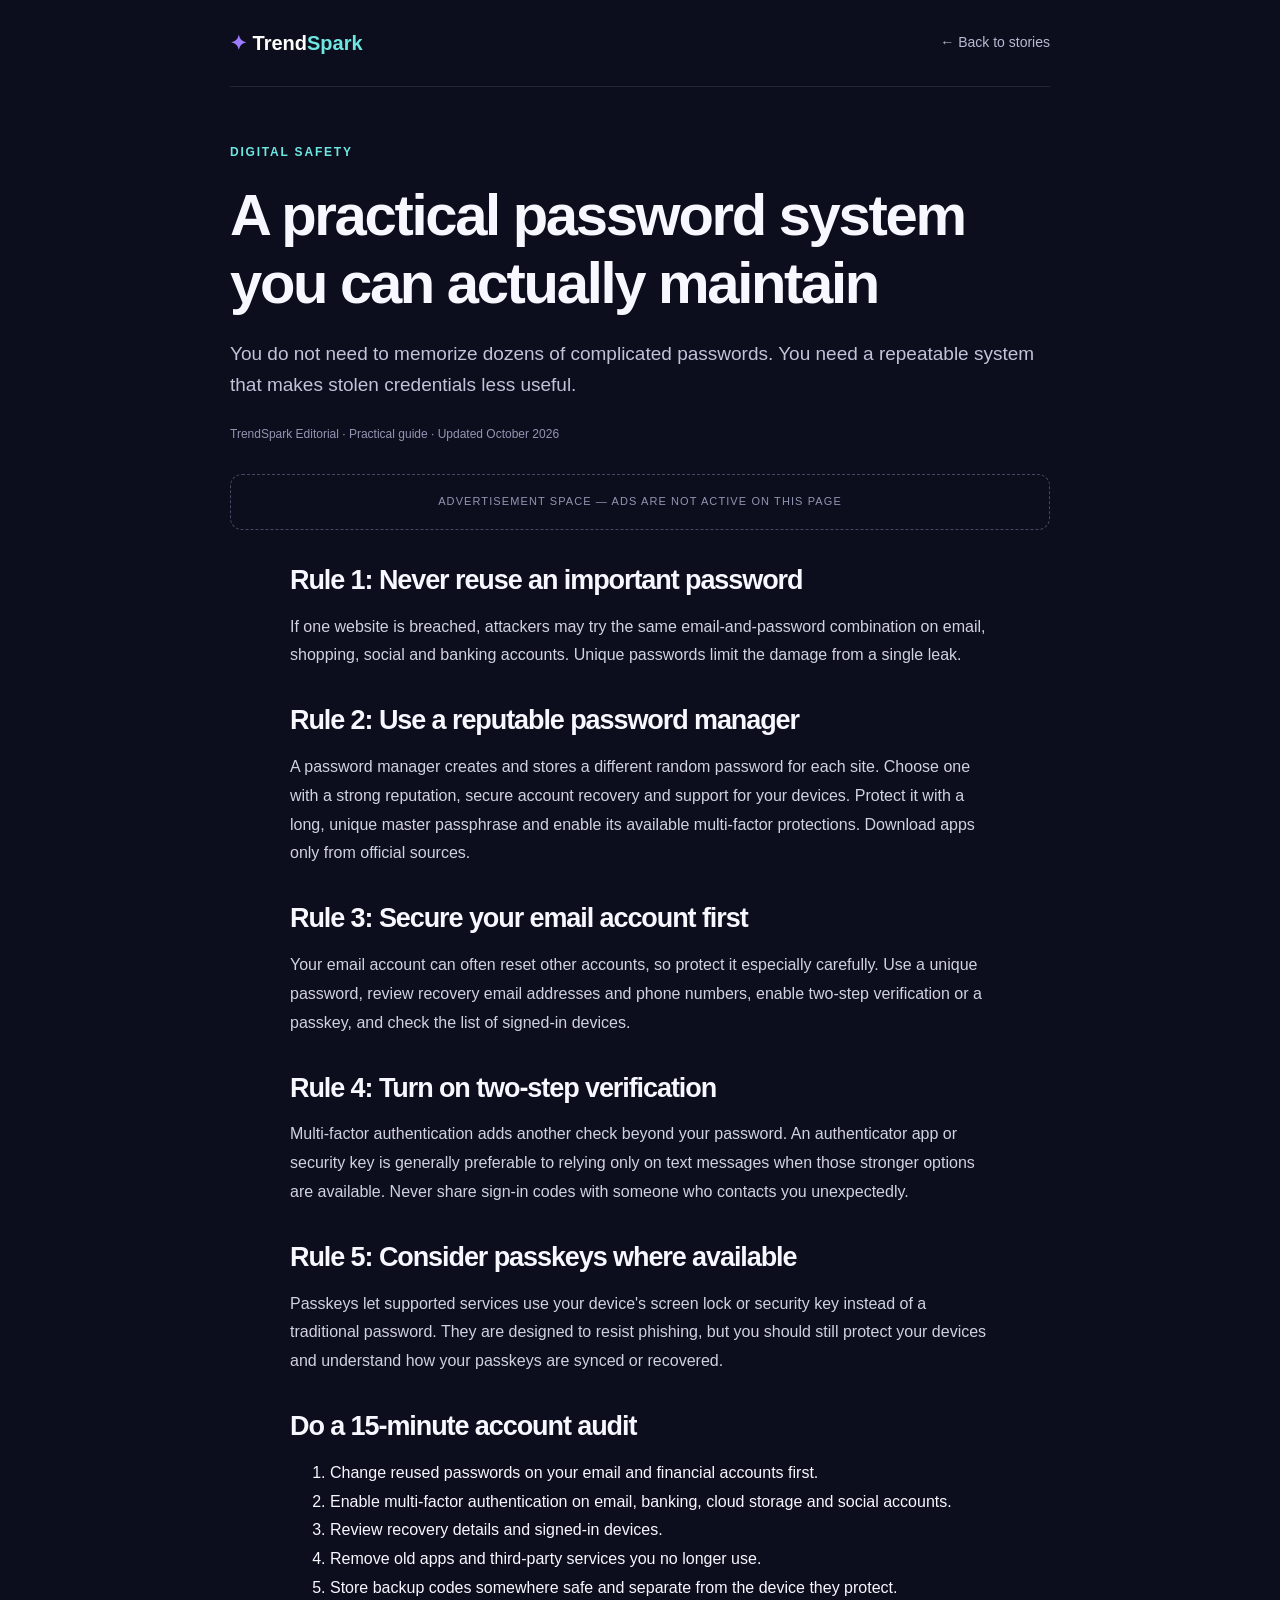
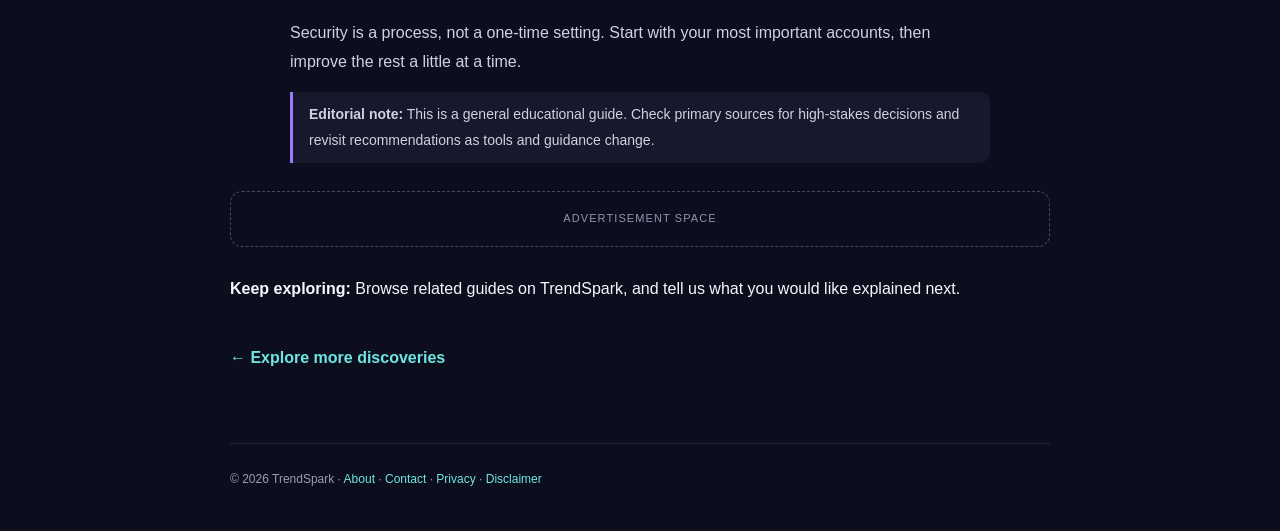
<file: article-passwords.html>
<!doctype html><html lang="en"><head><meta charset="utf-8"><meta name="viewport" content="width=device-width,initial-scale=1"><title>A practical password system you can actually maintain | TrendSpark</title><meta name="description" content="Learn how to use unique passwords, a password manager, passkeys and two-step verification to protect your online accounts."><meta name="theme-color" content="#101126"><link rel="canonical" href="https://trendspark-website.avinashverma30032009.workers.dev/article-passwords.html"><link rel="stylesheet" href="article.css"></head><body><header><a class="brand" href="index.html">✦ Trend<span>Spark</span></a><a href="index.html">← Back to stories</a></header><main><div class="tag">Digital Safety</div><h1>A practical password system you can actually maintain</h1><p class="intro">You do not need to memorize dozens of complicated passwords. You need a repeatable system that makes stolen credentials less useful.</p><div class="meta">TrendSpark Editorial · Practical guide · Updated October 2026</div><div class="ad">Advertisement space — ads are not active on this page</div><article><h2>Rule 1: Never reuse an important password</h2><p>If one website is breached, attackers may try the same email-and-password combination on email, shopping, social and banking accounts. Unique passwords limit the damage from a single leak.</p>
<h2>Rule 2: Use a reputable password manager</h2><p>A password manager creates and stores a different random password for each site. Choose one with a strong reputation, secure account recovery and support for your devices. Protect it with a long, unique master passphrase and enable its available multi-factor protections. Download apps only from official sources.</p>
<h2>Rule 3: Secure your email account first</h2><p>Your email account can often reset other accounts, so protect it especially carefully. Use a unique password, review recovery email addresses and phone numbers, enable two-step verification or a passkey, and check the list of signed-in devices.</p>
<h2>Rule 4: Turn on two-step verification</h2><p>Multi-factor authentication adds another check beyond your password. An authenticator app or security key is generally preferable to relying only on text messages when those stronger options are available. Never share sign-in codes with someone who contacts you unexpectedly.</p>
<h2>Rule 5: Consider passkeys where available</h2><p>Passkeys let supported services use your device's screen lock or security key instead of a traditional password. They are designed to resist phishing, but you should still protect your devices and understand how your passkeys are synced or recovered.</p>
<h2>Do a 15-minute account audit</h2><ol><li>Change reused passwords on your email and financial accounts first.</li><li>Enable multi-factor authentication on email, banking, cloud storage and social accounts.</li><li>Review recovery details and signed-in devices.</li><li>Remove old apps and third-party services you no longer use.</li><li>Store backup codes somewhere safe and separate from the device they protect.</li></ol>
<p>Security is a process, not a one-time setting. Start with your most important accounts, then improve the rest a little at a time.</p><p class="editorial-note"><strong>Editorial note:</strong> This is a general educational guide. Check primary sources for high-stakes decisions and revisit recommendations as tools and guidance change.</p></article><div class="ad">Advertisement space</div><p><strong>Keep exploring:</strong> Browse related guides on TrendSpark, and tell us what you would like explained next.</p><a class="back" href="index.html">← Explore more discoveries</a></main><footer>© <span id="year"></span> TrendSpark · <a href="about.html">About</a> · <a href="contact.html">Contact</a> · <a href="privacy.html">Privacy</a> · <a href="disclaimer.html">Disclaimer</a></footer><script>document.getElementById('year').textContent=new Date().getFullYear()</script></body></html>
</file>
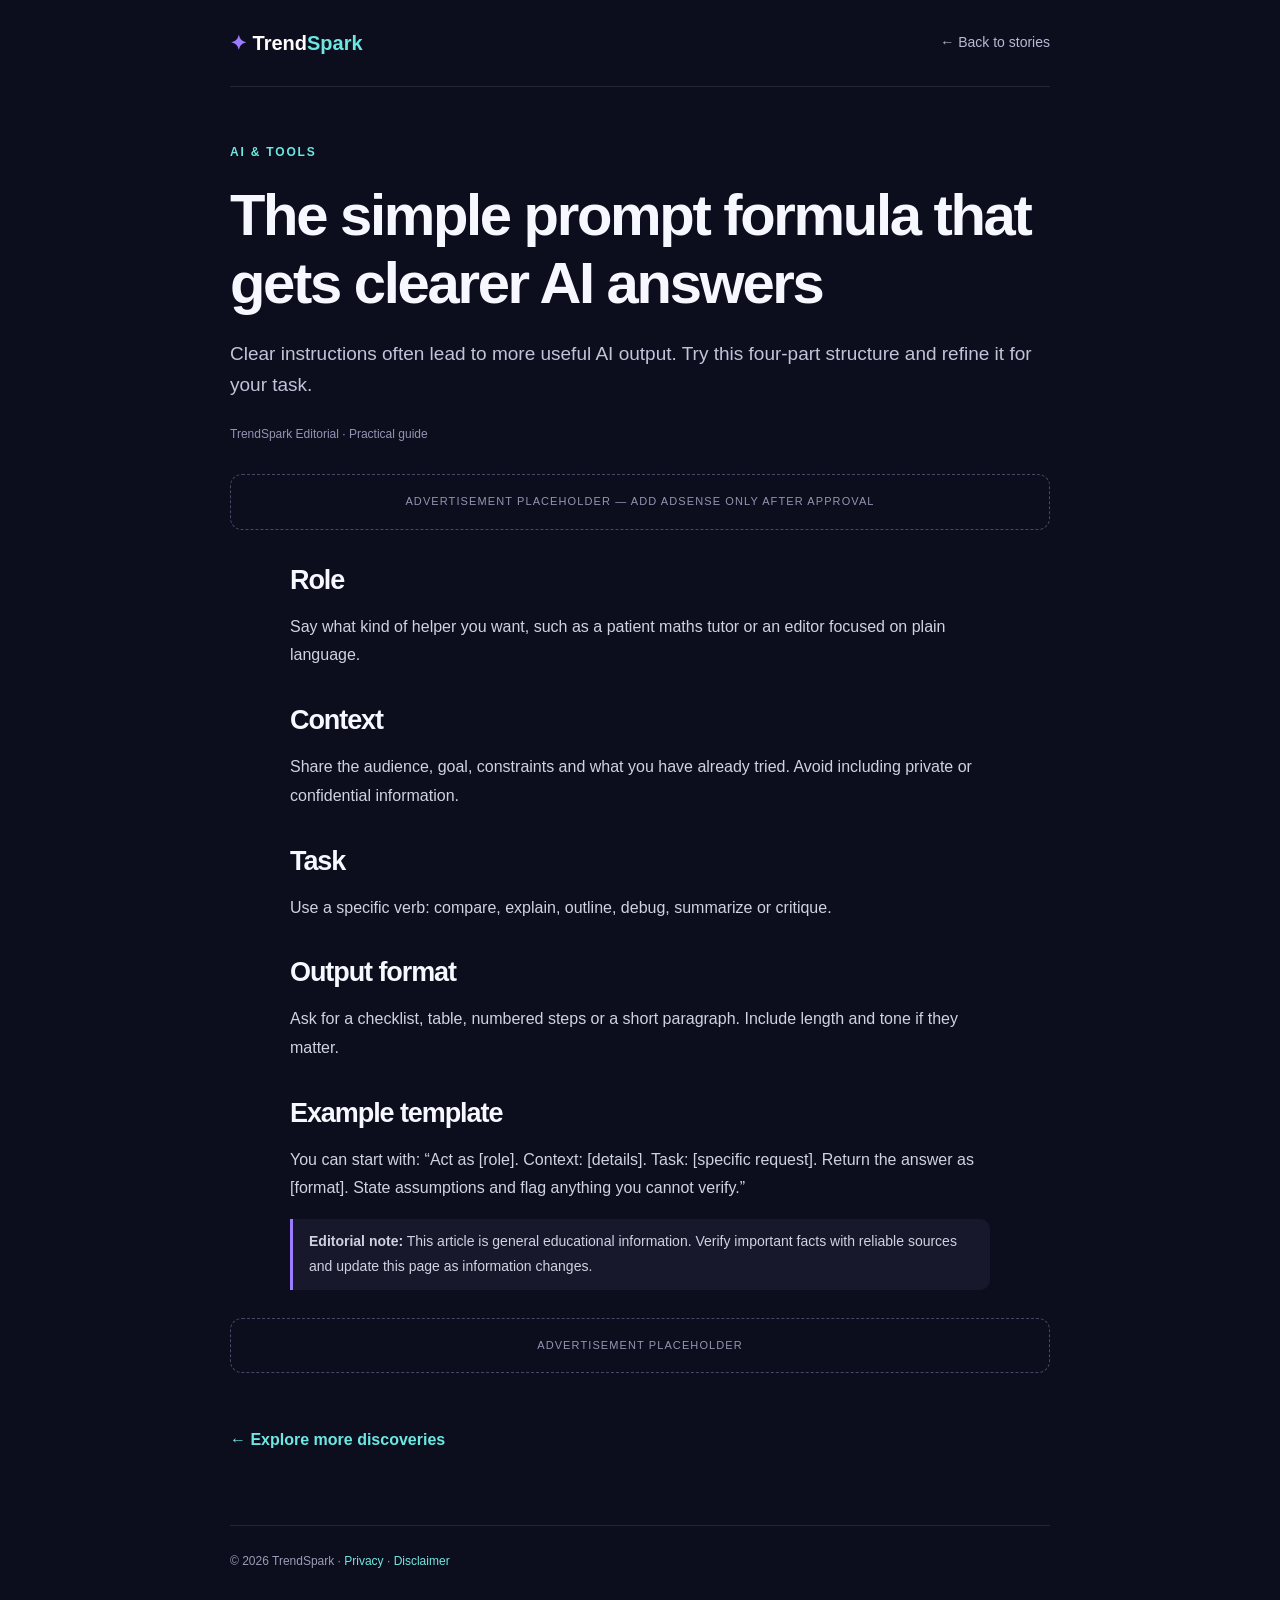
<file: article-prompts.html>
<!doctype html><html lang="en"><head><meta charset="utf-8"><meta name="viewport" content="width=device-width,initial-scale=1"><title>The simple prompt formula that gets clearer AI answers | TrendSpark</title><meta name="description" content="Clear instructions often lead to more useful AI output. Try this four-part structure and refine it for your task."><link rel="stylesheet" href="article.css"></head><body><header><a class="brand" href="index.html">✦ Trend<span>Spark</span></a><a href="index.html">← Back to stories</a></header><main><div class="tag">AI & Tools</div><h1>The simple prompt formula that gets clearer AI answers</h1><p class="intro">Clear instructions often lead to more useful AI output. Try this four-part structure and refine it for your task.</p><div class="meta">TrendSpark Editorial · Practical guide</div><div class="ad">Advertisement placeholder — add AdSense only after approval</div><article><h2>Role</h2><p>Say what kind of helper you want, such as a patient maths tutor or an editor focused on plain language.</p>
<h2>Context</h2><p>Share the audience, goal, constraints and what you have already tried. Avoid including private or confidential information.</p>
<h2>Task</h2><p>Use a specific verb: compare, explain, outline, debug, summarize or critique.</p>
<h2>Output format</h2><p>Ask for a checklist, table, numbered steps or a short paragraph. Include length and tone if they matter.</p>
<h2>Example template</h2><p>You can start with: “Act as [role]. Context: [details]. Task: [specific request]. Return the answer as [format]. State assumptions and flag anything you cannot verify.”</p><p class="editorial-note"><strong>Editorial note:</strong> This article is general educational information. Verify important facts with reliable sources and update this page as information changes.</p></article><div class="ad">Advertisement placeholder</div><a class="back" href="index.html">← Explore more discoveries</a></main><footer>© <span id="year"></span> TrendSpark · <a href="privacy.html">Privacy</a> · <a href="disclaimer.html">Disclaimer</a></footer><script>document.getElementById('year').textContent=new Date().getFullYear()</script></body></html>
</file>
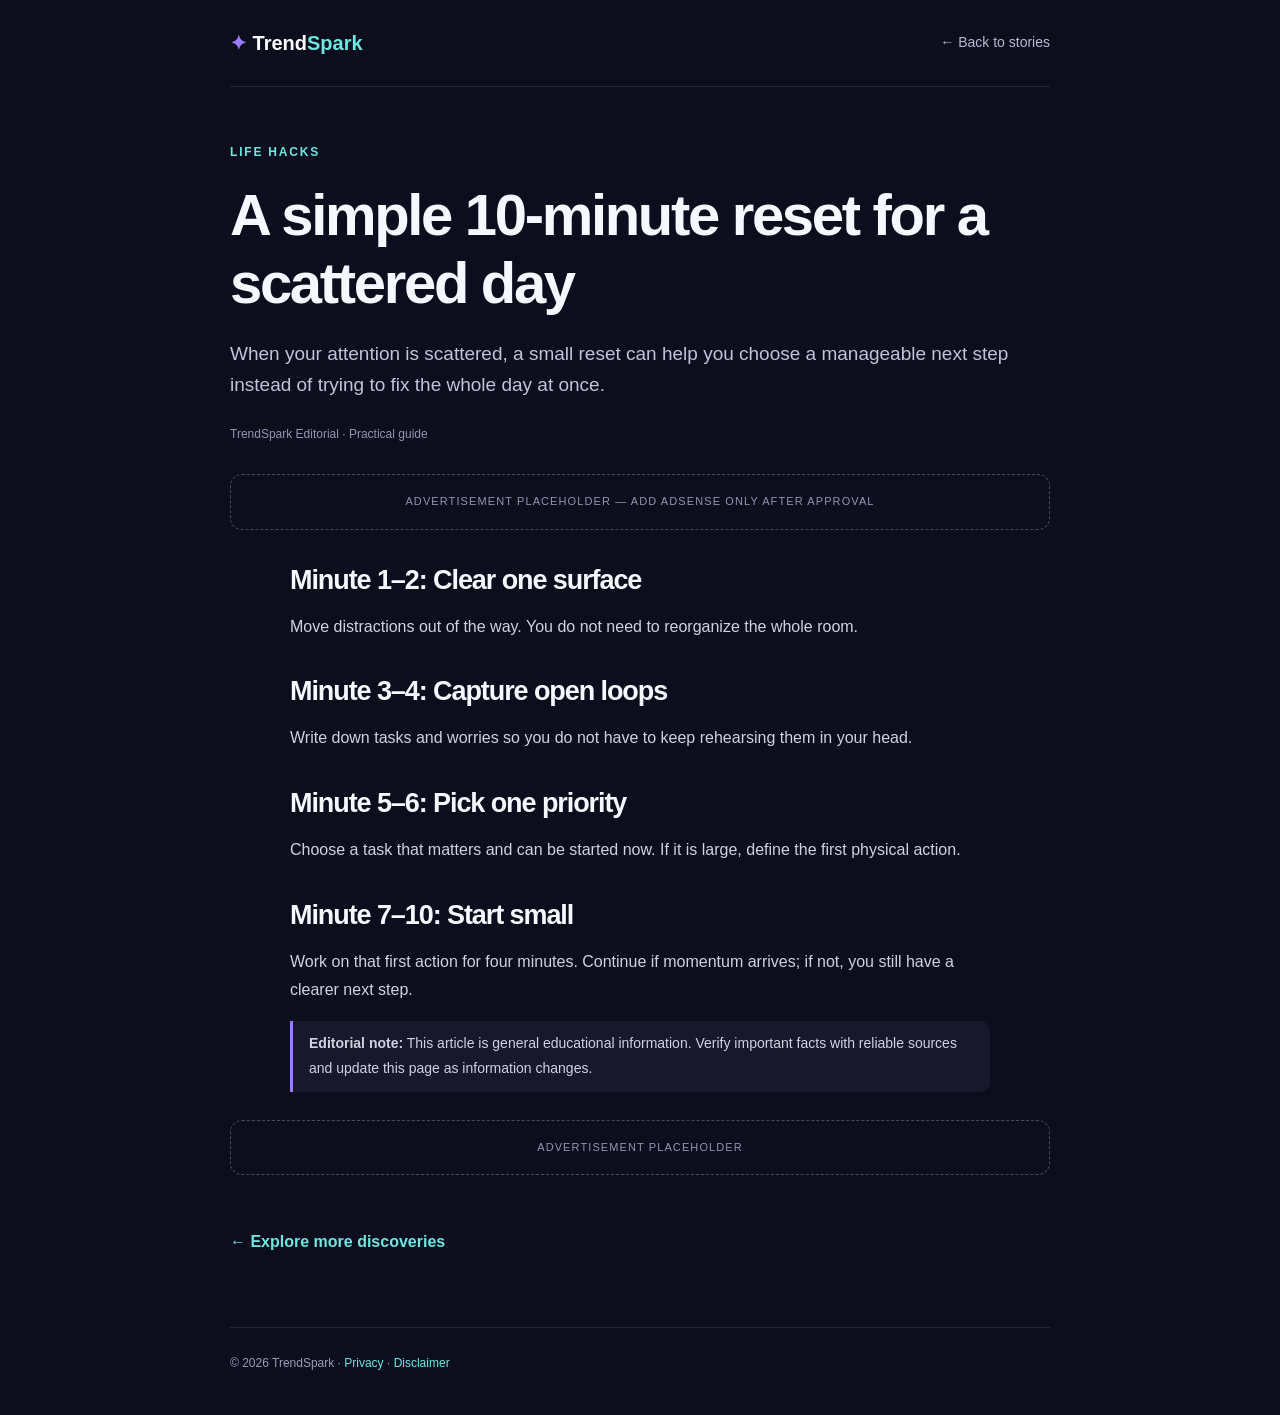
<file: article-reset.html>
<!doctype html><html lang="en"><head><meta charset="utf-8"><meta name="viewport" content="width=device-width,initial-scale=1"><title>A simple 10-minute reset for a scattered day | TrendSpark</title><meta name="description" content="When your attention is scattered, a small reset can help you choose a manageable next step instead of trying to fix the whole day at once."><link rel="stylesheet" href="article.css"></head><body><header><a class="brand" href="index.html">✦ Trend<span>Spark</span></a><a href="index.html">← Back to stories</a></header><main><div class="tag">Life Hacks</div><h1>A simple 10-minute reset for a scattered day</h1><p class="intro">When your attention is scattered, a small reset can help you choose a manageable next step instead of trying to fix the whole day at once.</p><div class="meta">TrendSpark Editorial · Practical guide</div><div class="ad">Advertisement placeholder — add AdSense only after approval</div><article><h2>Minute 1–2: Clear one surface</h2><p>Move distractions out of the way. You do not need to reorganize the whole room.</p>
<h2>Minute 3–4: Capture open loops</h2><p>Write down tasks and worries so you do not have to keep rehearsing them in your head.</p>
<h2>Minute 5–6: Pick one priority</h2><p>Choose a task that matters and can be started now. If it is large, define the first physical action.</p>
<h2>Minute 7–10: Start small</h2><p>Work on that first action for four minutes. Continue if momentum arrives; if not, you still have a clearer next step.</p><p class="editorial-note"><strong>Editorial note:</strong> This article is general educational information. Verify important facts with reliable sources and update this page as information changes.</p></article><div class="ad">Advertisement placeholder</div><a class="back" href="index.html">← Explore more discoveries</a></main><footer>© <span id="year"></span> TrendSpark · <a href="privacy.html">Privacy</a> · <a href="disclaimer.html">Disclaimer</a></footer><script>document.getElementById('year').textContent=new Date().getFullYear()</script></body></html>
</file>
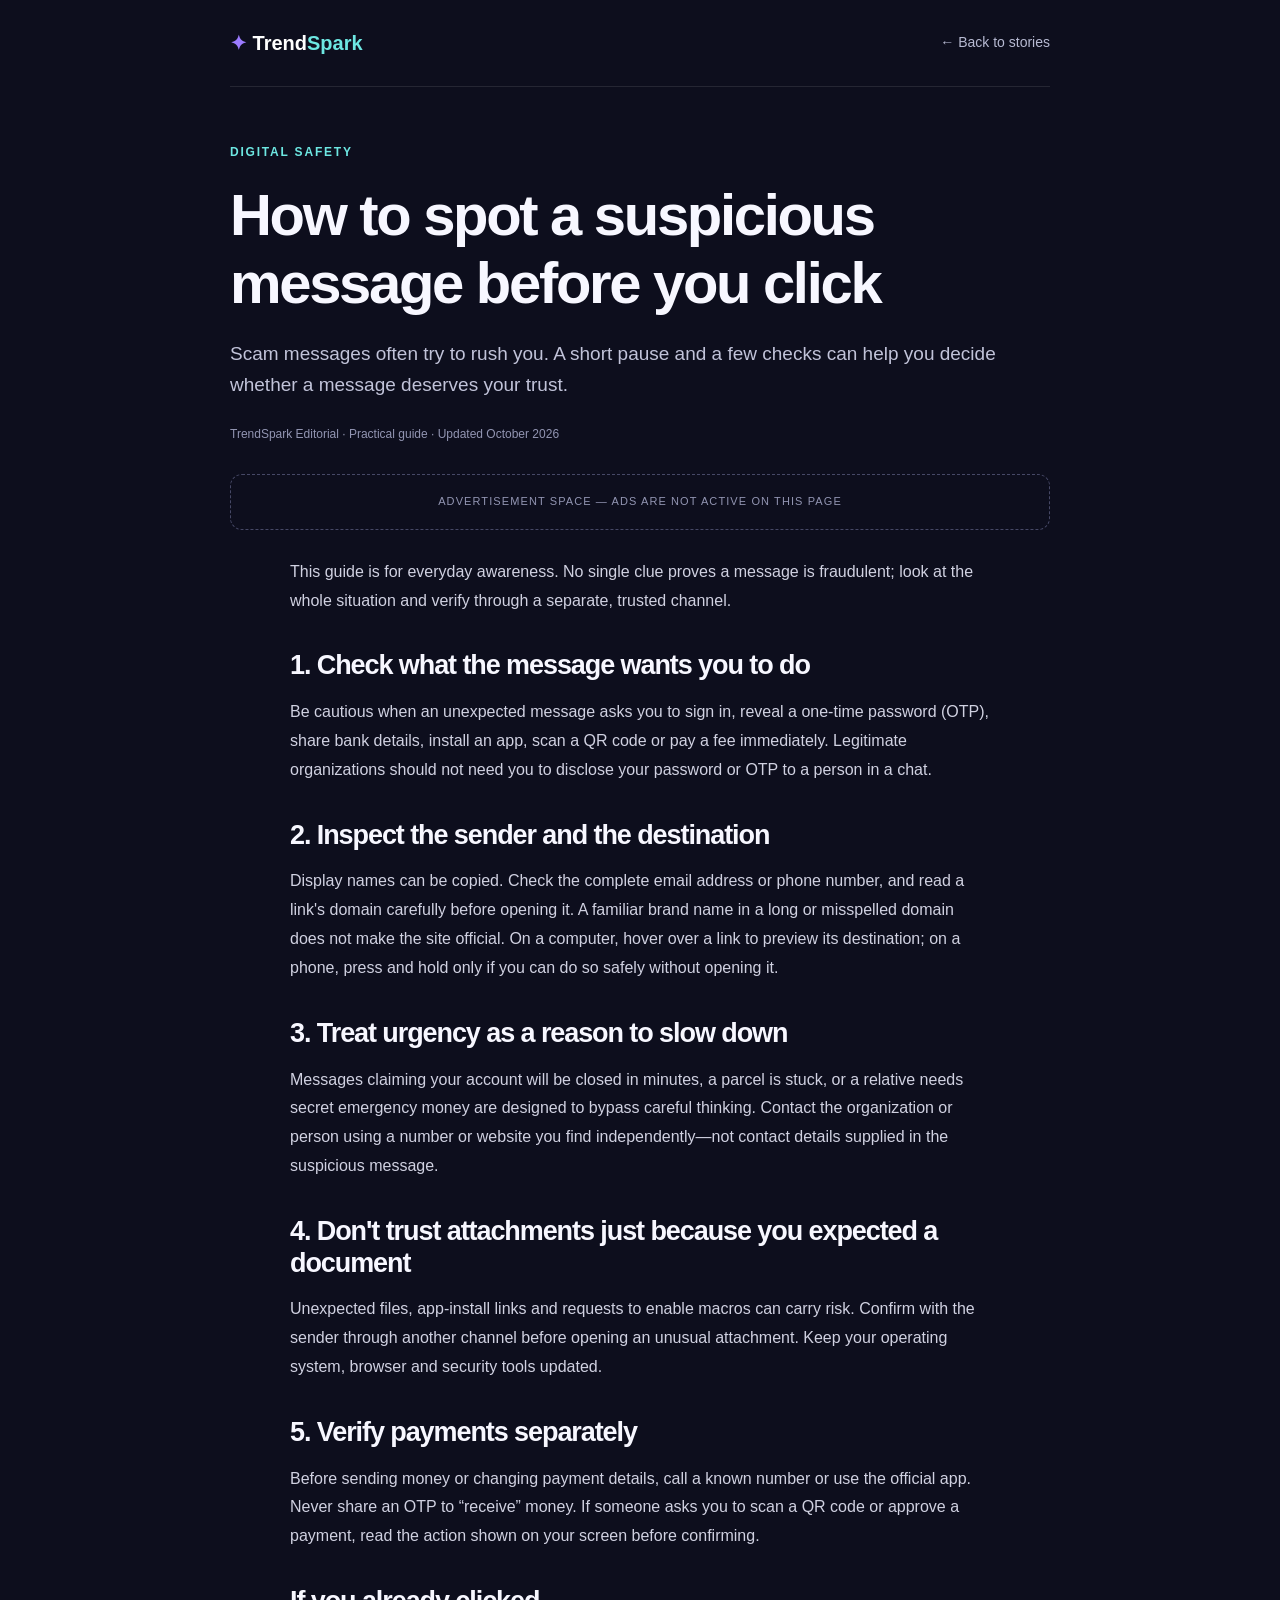
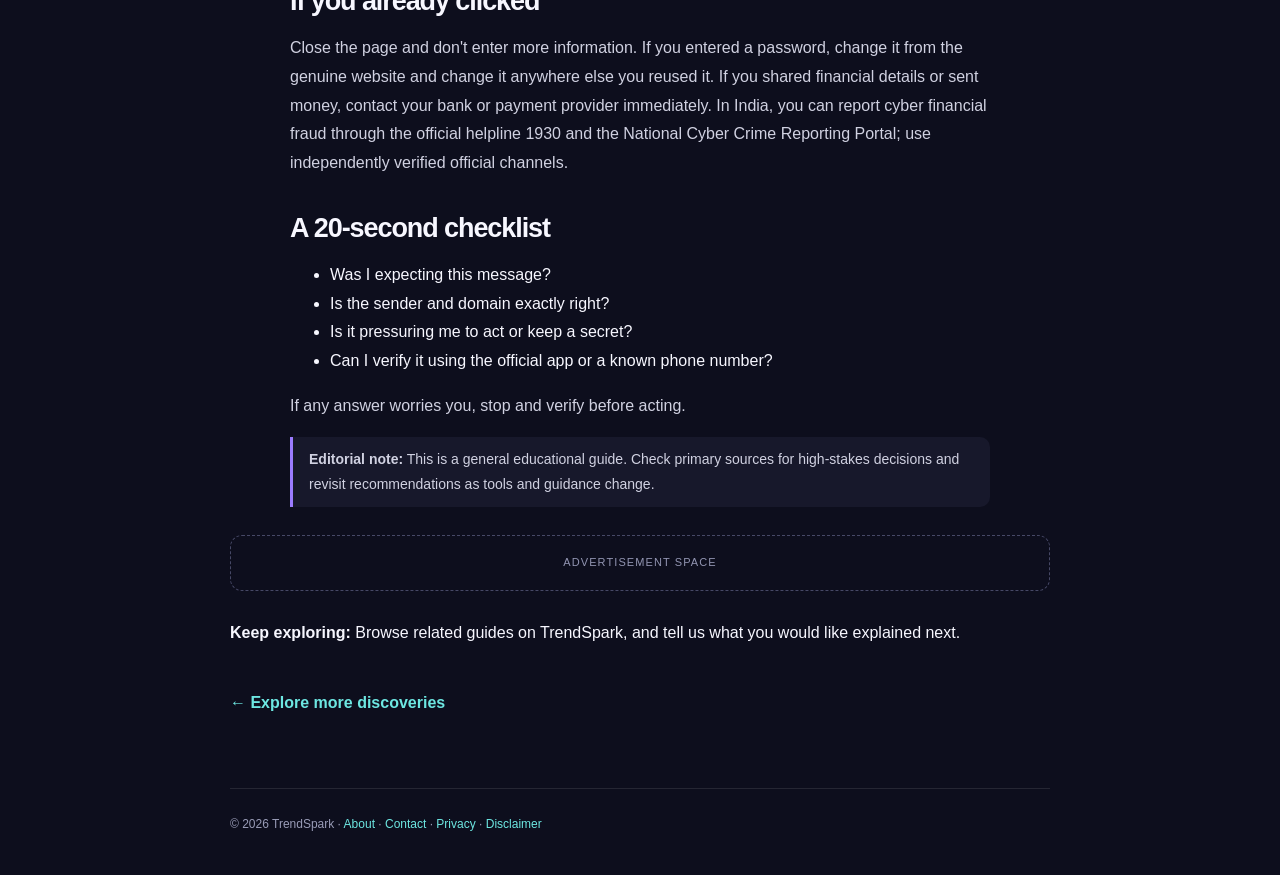
<file: article-scam-checklist.html>
<!doctype html><html lang="en"><head><meta charset="utf-8"><meta name="viewport" content="width=device-width,initial-scale=1"><title>How to spot a suspicious message before you click | TrendSpark</title><meta name="description" content="A practical checklist for spotting phishing messages, fake delivery notices, urgent payment requests and impersonation attempts."><meta name="theme-color" content="#101126"><link rel="canonical" href="https://trendspark-website.avinashverma30032009.workers.dev/article-scam-checklist.html"><link rel="stylesheet" href="article.css"></head><body><header><a class="brand" href="index.html">✦ Trend<span>Spark</span></a><a href="index.html">← Back to stories</a></header><main><div class="tag">Digital Safety</div><h1>How to spot a suspicious message before you click</h1><p class="intro">Scam messages often try to rush you. A short pause and a few checks can help you decide whether a message deserves your trust.</p><div class="meta">TrendSpark Editorial · Practical guide · Updated October 2026</div><div class="ad">Advertisement space — ads are not active on this page</div><article><p class="toc-note">This guide is for everyday awareness. No single clue proves a message is fraudulent; look at the whole situation and verify through a separate, trusted channel.</p>
<h2>1. Check what the message wants you to do</h2><p>Be cautious when an unexpected message asks you to sign in, reveal a one-time password (OTP), share bank details, install an app, scan a QR code or pay a fee immediately. Legitimate organizations should not need you to disclose your password or OTP to a person in a chat.</p>
<h2>2. Inspect the sender and the destination</h2><p>Display names can be copied. Check the complete email address or phone number, and read a link's domain carefully before opening it. A familiar brand name in a long or misspelled domain does not make the site official. On a computer, hover over a link to preview its destination; on a phone, press and hold only if you can do so safely without opening it.</p>
<h2>3. Treat urgency as a reason to slow down</h2><p>Messages claiming your account will be closed in minutes, a parcel is stuck, or a relative needs secret emergency money are designed to bypass careful thinking. Contact the organization or person using a number or website you find independently—not contact details supplied in the suspicious message.</p>
<h2>4. Don't trust attachments just because you expected a document</h2><p>Unexpected files, app-install links and requests to enable macros can carry risk. Confirm with the sender through another channel before opening an unusual attachment. Keep your operating system, browser and security tools updated.</p>
<h2>5. Verify payments separately</h2><p>Before sending money or changing payment details, call a known number or use the official app. Never share an OTP to “receive” money. If someone asks you to scan a QR code or approve a payment, read the action shown on your screen before confirming.</p>
<h2>If you already clicked</h2><p>Close the page and don't enter more information. If you entered a password, change it from the genuine website and change it anywhere else you reused it. If you shared financial details or sent money, contact your bank or payment provider immediately. In India, you can report cyber financial fraud through the official helpline 1930 and the National Cyber Crime Reporting Portal; use independently verified official channels.</p>
<h2>A 20-second checklist</h2><ul><li>Was I expecting this message?</li><li>Is the sender and domain exactly right?</li><li>Is it pressuring me to act or keep a secret?</li><li>Can I verify it using the official app or a known phone number?</li></ul><p>If any answer worries you, stop and verify before acting.</p><p class="editorial-note"><strong>Editorial note:</strong> This is a general educational guide. Check primary sources for high-stakes decisions and revisit recommendations as tools and guidance change.</p></article><div class="ad">Advertisement space</div><p><strong>Keep exploring:</strong> Browse related guides on TrendSpark, and tell us what you would like explained next.</p><a class="back" href="index.html">← Explore more discoveries</a></main><footer>© <span id="year"></span> TrendSpark · <a href="about.html">About</a> · <a href="contact.html">Contact</a> · <a href="privacy.html">Privacy</a> · <a href="disclaimer.html">Disclaimer</a></footer><script>document.getElementById('year').textContent=new Date().getFullYear()</script></body></html>
</file>
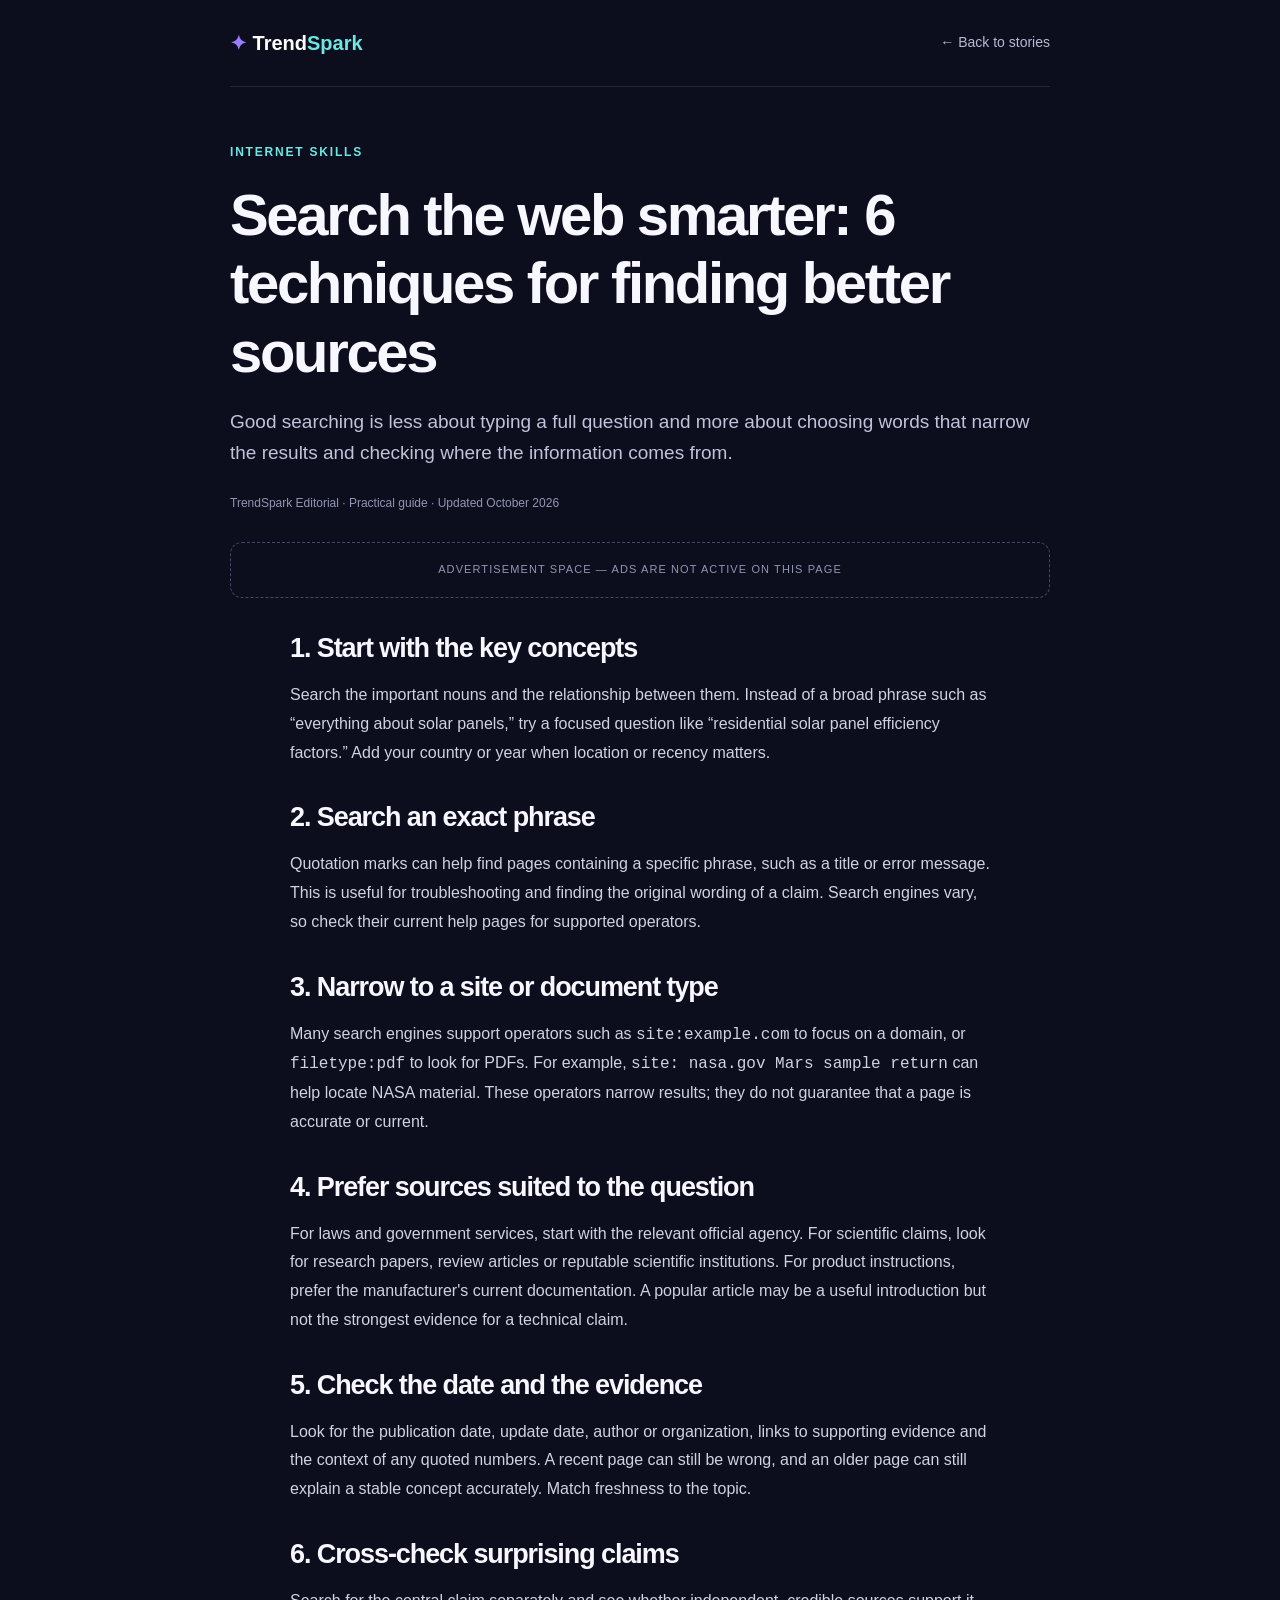
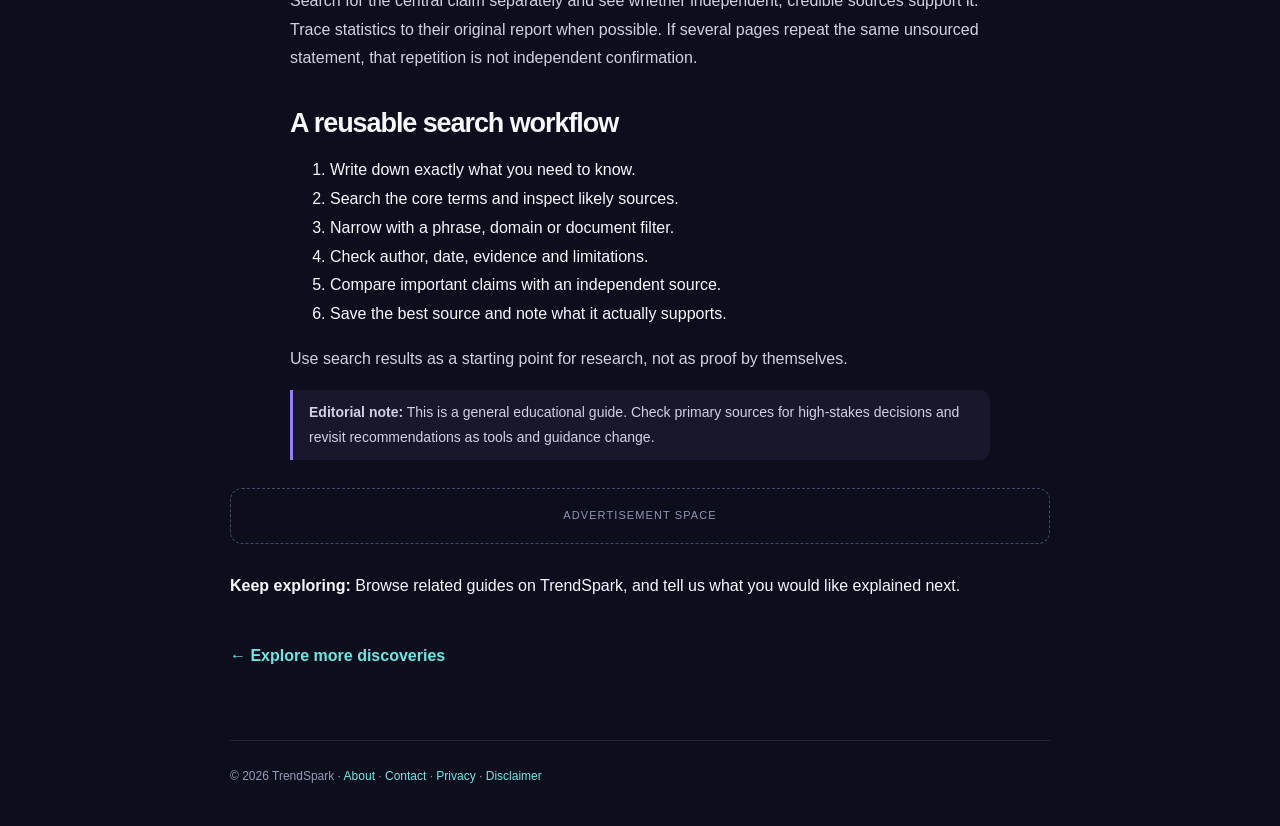
<file: article-search-smarter.html>
<!doctype html><html lang="en"><head><meta charset="utf-8"><meta name="viewport" content="width=device-width,initial-scale=1"><title>Search the web smarter: 6 techniques for finding better sources | TrendSpark</title><meta name="description" content="Use exact phrases, focused terms, site filters and source checks to make online research faster and more reliable."><meta name="theme-color" content="#101126"><link rel="canonical" href="https://trendspark-website.avinashverma30032009.workers.dev/article-search-smarter.html"><link rel="stylesheet" href="article.css"></head><body><header><a class="brand" href="index.html">✦ Trend<span>Spark</span></a><a href="index.html">← Back to stories</a></header><main><div class="tag">Internet Skills</div><h1>Search the web smarter: 6 techniques for finding better sources</h1><p class="intro">Good searching is less about typing a full question and more about choosing words that narrow the results and checking where the information comes from.</p><div class="meta">TrendSpark Editorial · Practical guide · Updated October 2026</div><div class="ad">Advertisement space — ads are not active on this page</div><article><h2>1. Start with the key concepts</h2><p>Search the important nouns and the relationship between them. Instead of a broad phrase such as “everything about solar panels,” try a focused question like “residential solar panel efficiency factors.” Add your country or year when location or recency matters.</p>
<h2>2. Search an exact phrase</h2><p>Quotation marks can help find pages containing a specific phrase, such as a title or error message. This is useful for troubleshooting and finding the original wording of a claim. Search engines vary, so check their current help pages for supported operators.</p>
<h2>3. Narrow to a site or document type</h2><p>Many search engines support operators such as <code>site:example.com</code> to focus on a domain, or <code>filetype:pdf</code> to look for PDFs. For example, <code>site: nasa.gov Mars sample return</code> can help locate NASA material. These operators narrow results; they do not guarantee that a page is accurate or current.</p>
<h2>4. Prefer sources suited to the question</h2><p>For laws and government services, start with the relevant official agency. For scientific claims, look for research papers, review articles or reputable scientific institutions. For product instructions, prefer the manufacturer's current documentation. A popular article may be a useful introduction but not the strongest evidence for a technical claim.</p>
<h2>5. Check the date and the evidence</h2><p>Look for the publication date, update date, author or organization, links to supporting evidence and the context of any quoted numbers. A recent page can still be wrong, and an older page can still explain a stable concept accurately. Match freshness to the topic.</p>
<h2>6. Cross-check surprising claims</h2><p>Search for the central claim separately and see whether independent, credible sources support it. Trace statistics to their original report when possible. If several pages repeat the same unsourced statement, that repetition is not independent confirmation.</p>
<h2>A reusable search workflow</h2><ol><li>Write down exactly what you need to know.</li><li>Search the core terms and inspect likely sources.</li><li>Narrow with a phrase, domain or document filter.</li><li>Check author, date, evidence and limitations.</li><li>Compare important claims with an independent source.</li><li>Save the best source and note what it actually supports.</li></ol>
<p>Use search results as a starting point for research, not as proof by themselves.</p><p class="editorial-note"><strong>Editorial note:</strong> This is a general educational guide. Check primary sources for high-stakes decisions and revisit recommendations as tools and guidance change.</p></article><div class="ad">Advertisement space</div><p><strong>Keep exploring:</strong> Browse related guides on TrendSpark, and tell us what you would like explained next.</p><a class="back" href="index.html">← Explore more discoveries</a></main><footer>© <span id="year"></span> TrendSpark · <a href="about.html">About</a> · <a href="contact.html">Contact</a> · <a href="privacy.html">Privacy</a> · <a href="disclaimer.html">Disclaimer</a></footer><script>document.getElementById('year').textContent=new Date().getFullYear()</script></body></html>
</file>
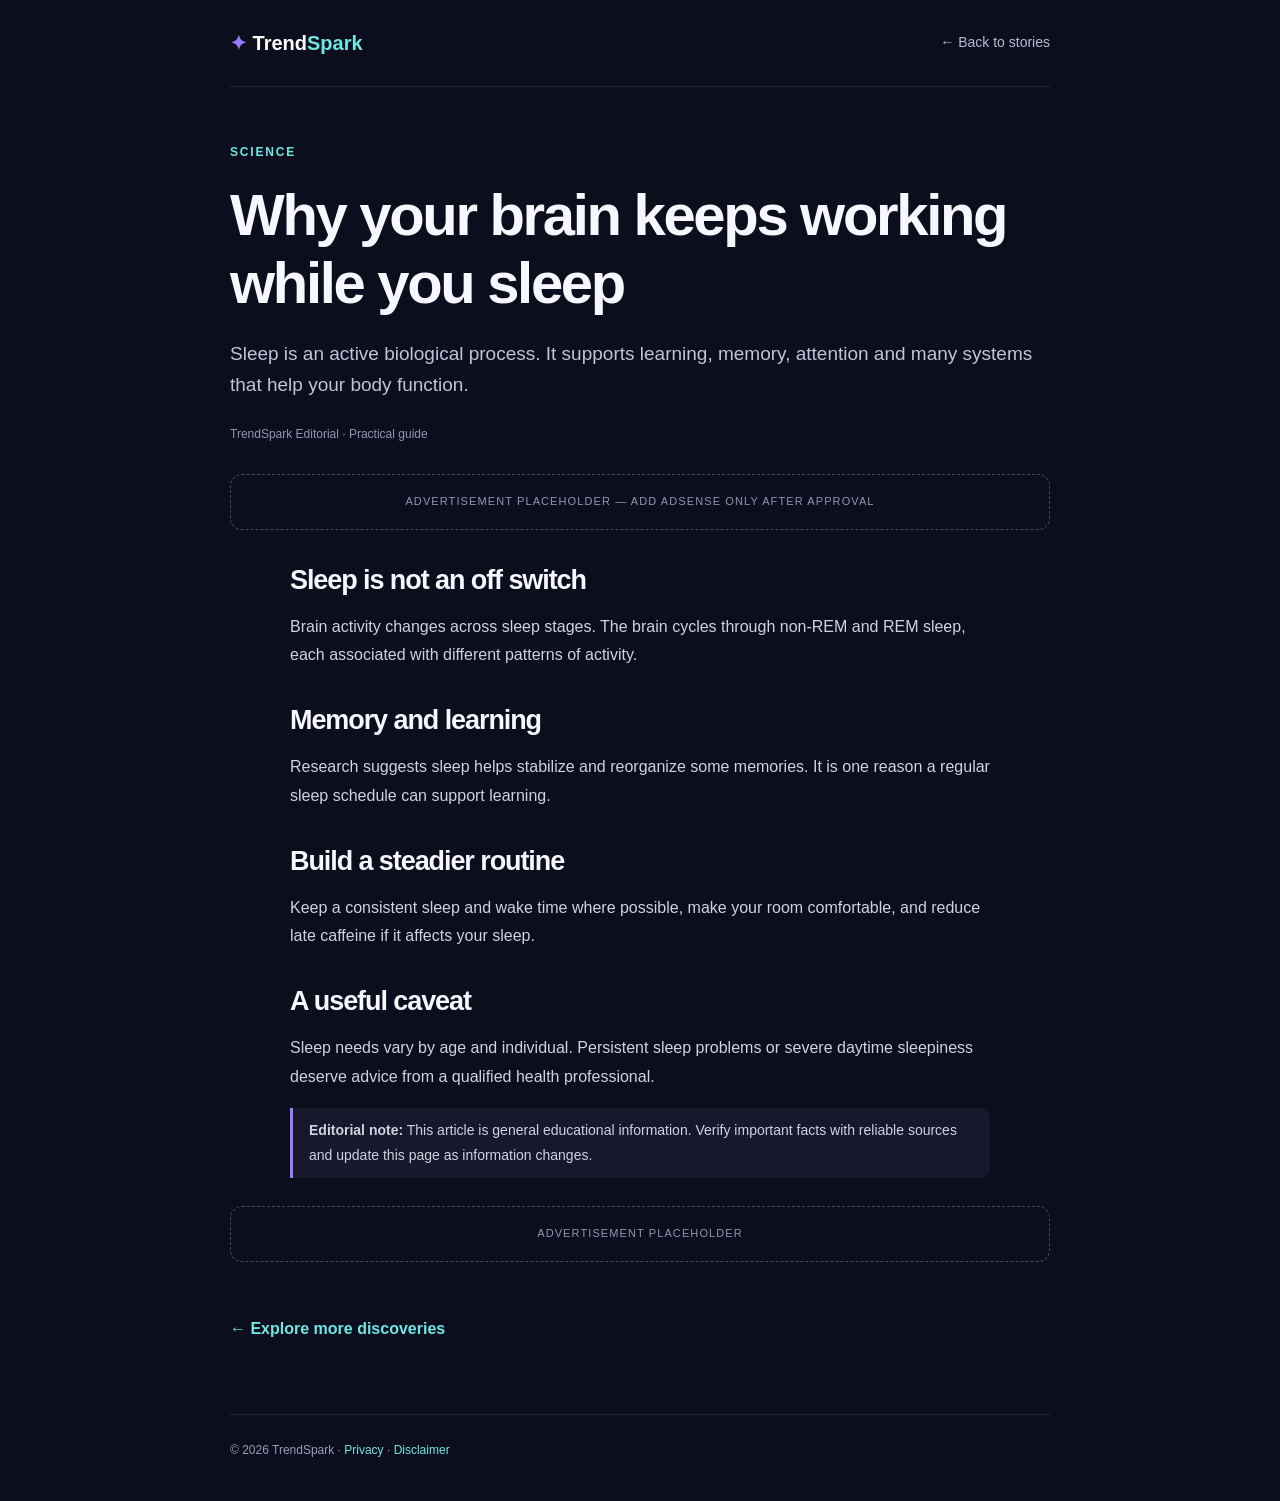
<file: article-sleep.html>
<!doctype html><html lang="en"><head><meta charset="utf-8"><meta name="viewport" content="width=device-width,initial-scale=1"><title>Why your brain keeps working while you sleep | TrendSpark</title><meta name="description" content="Sleep is an active biological process. It supports learning, memory, attention and many systems that help your body function."><link rel="stylesheet" href="article.css"></head><body><header><a class="brand" href="index.html">✦ Trend<span>Spark</span></a><a href="index.html">← Back to stories</a></header><main><div class="tag">Science</div><h1>Why your brain keeps working while you sleep</h1><p class="intro">Sleep is an active biological process. It supports learning, memory, attention and many systems that help your body function.</p><div class="meta">TrendSpark Editorial · Practical guide</div><div class="ad">Advertisement placeholder — add AdSense only after approval</div><article><h2>Sleep is not an off switch</h2><p>Brain activity changes across sleep stages. The brain cycles through non-REM and REM sleep, each associated with different patterns of activity.</p>
<h2>Memory and learning</h2><p>Research suggests sleep helps stabilize and reorganize some memories. It is one reason a regular sleep schedule can support learning.</p>
<h2>Build a steadier routine</h2><p>Keep a consistent sleep and wake time where possible, make your room comfortable, and reduce late caffeine if it affects your sleep.</p>
<h2>A useful caveat</h2><p>Sleep needs vary by age and individual. Persistent sleep problems or severe daytime sleepiness deserve advice from a qualified health professional.</p><p class="editorial-note"><strong>Editorial note:</strong> This article is general educational information. Verify important facts with reliable sources and update this page as information changes.</p></article><div class="ad">Advertisement placeholder</div><a class="back" href="index.html">← Explore more discoveries</a></main><footer>© <span id="year"></span> TrendSpark · <a href="privacy.html">Privacy</a> · <a href="disclaimer.html">Disclaimer</a></footer><script>document.getElementById('year').textContent=new Date().getFullYear()</script></body></html>
</file>
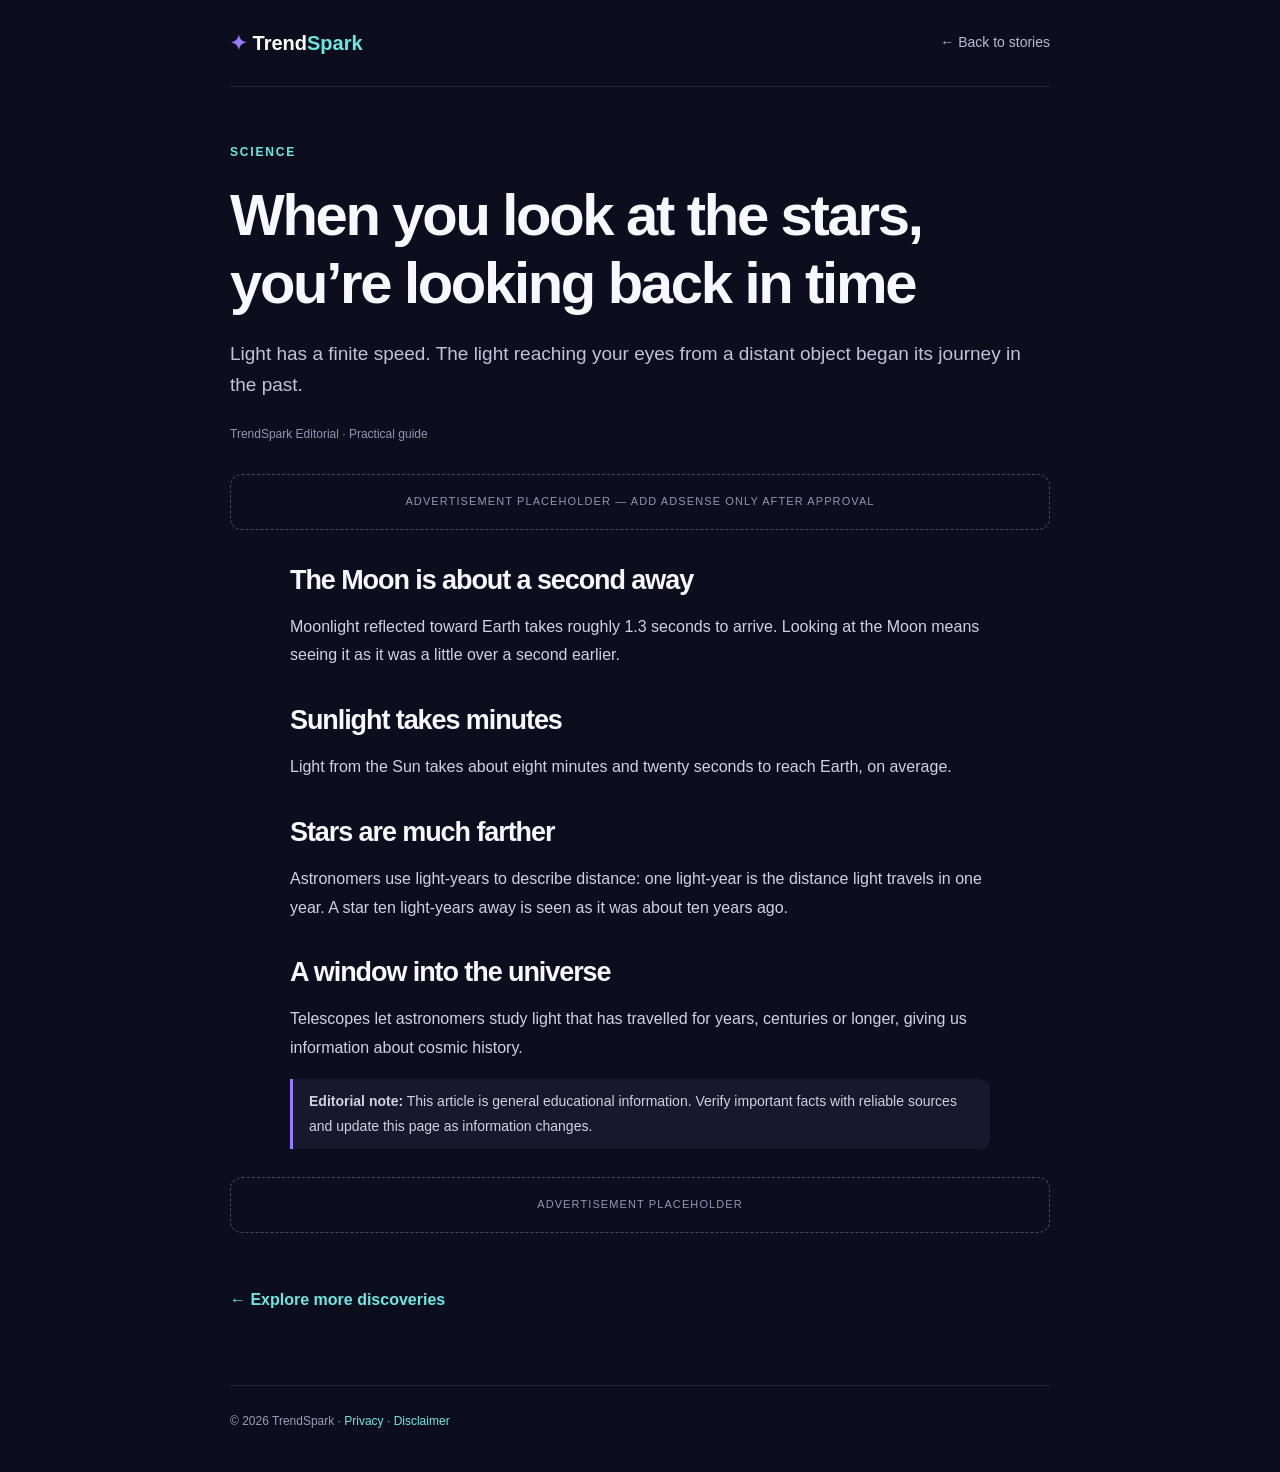
<file: article-stars.html>
<!doctype html><html lang="en"><head><meta charset="utf-8"><meta name="viewport" content="width=device-width,initial-scale=1"><title>When you look at the stars, you’re looking back in time | TrendSpark</title><meta name="description" content="Light has a finite speed. The light reaching your eyes from a distant object began its journey in the past."><link rel="stylesheet" href="article.css"></head><body><header><a class="brand" href="index.html">✦ Trend<span>Spark</span></a><a href="index.html">← Back to stories</a></header><main><div class="tag">Science</div><h1>When you look at the stars, you’re looking back in time</h1><p class="intro">Light has a finite speed. The light reaching your eyes from a distant object began its journey in the past.</p><div class="meta">TrendSpark Editorial · Practical guide</div><div class="ad">Advertisement placeholder — add AdSense only after approval</div><article><h2>The Moon is about a second away</h2><p>Moonlight reflected toward Earth takes roughly 1.3 seconds to arrive. Looking at the Moon means seeing it as it was a little over a second earlier.</p>
<h2>Sunlight takes minutes</h2><p>Light from the Sun takes about eight minutes and twenty seconds to reach Earth, on average.</p>
<h2>Stars are much farther</h2><p>Astronomers use light-years to describe distance: one light-year is the distance light travels in one year. A star ten light-years away is seen as it was about ten years ago.</p>
<h2>A window into the universe</h2><p>Telescopes let astronomers study light that has travelled for years, centuries or longer, giving us information about cosmic history.</p><p class="editorial-note"><strong>Editorial note:</strong> This article is general educational information. Verify important facts with reliable sources and update this page as information changes.</p></article><div class="ad">Advertisement placeholder</div><a class="back" href="index.html">← Explore more discoveries</a></main><footer>© <span id="year"></span> TrendSpark · <a href="privacy.html">Privacy</a> · <a href="disclaimer.html">Disclaimer</a></footer><script>document.getElementById('year').textContent=new Date().getFullYear()</script></body></html>
</file>
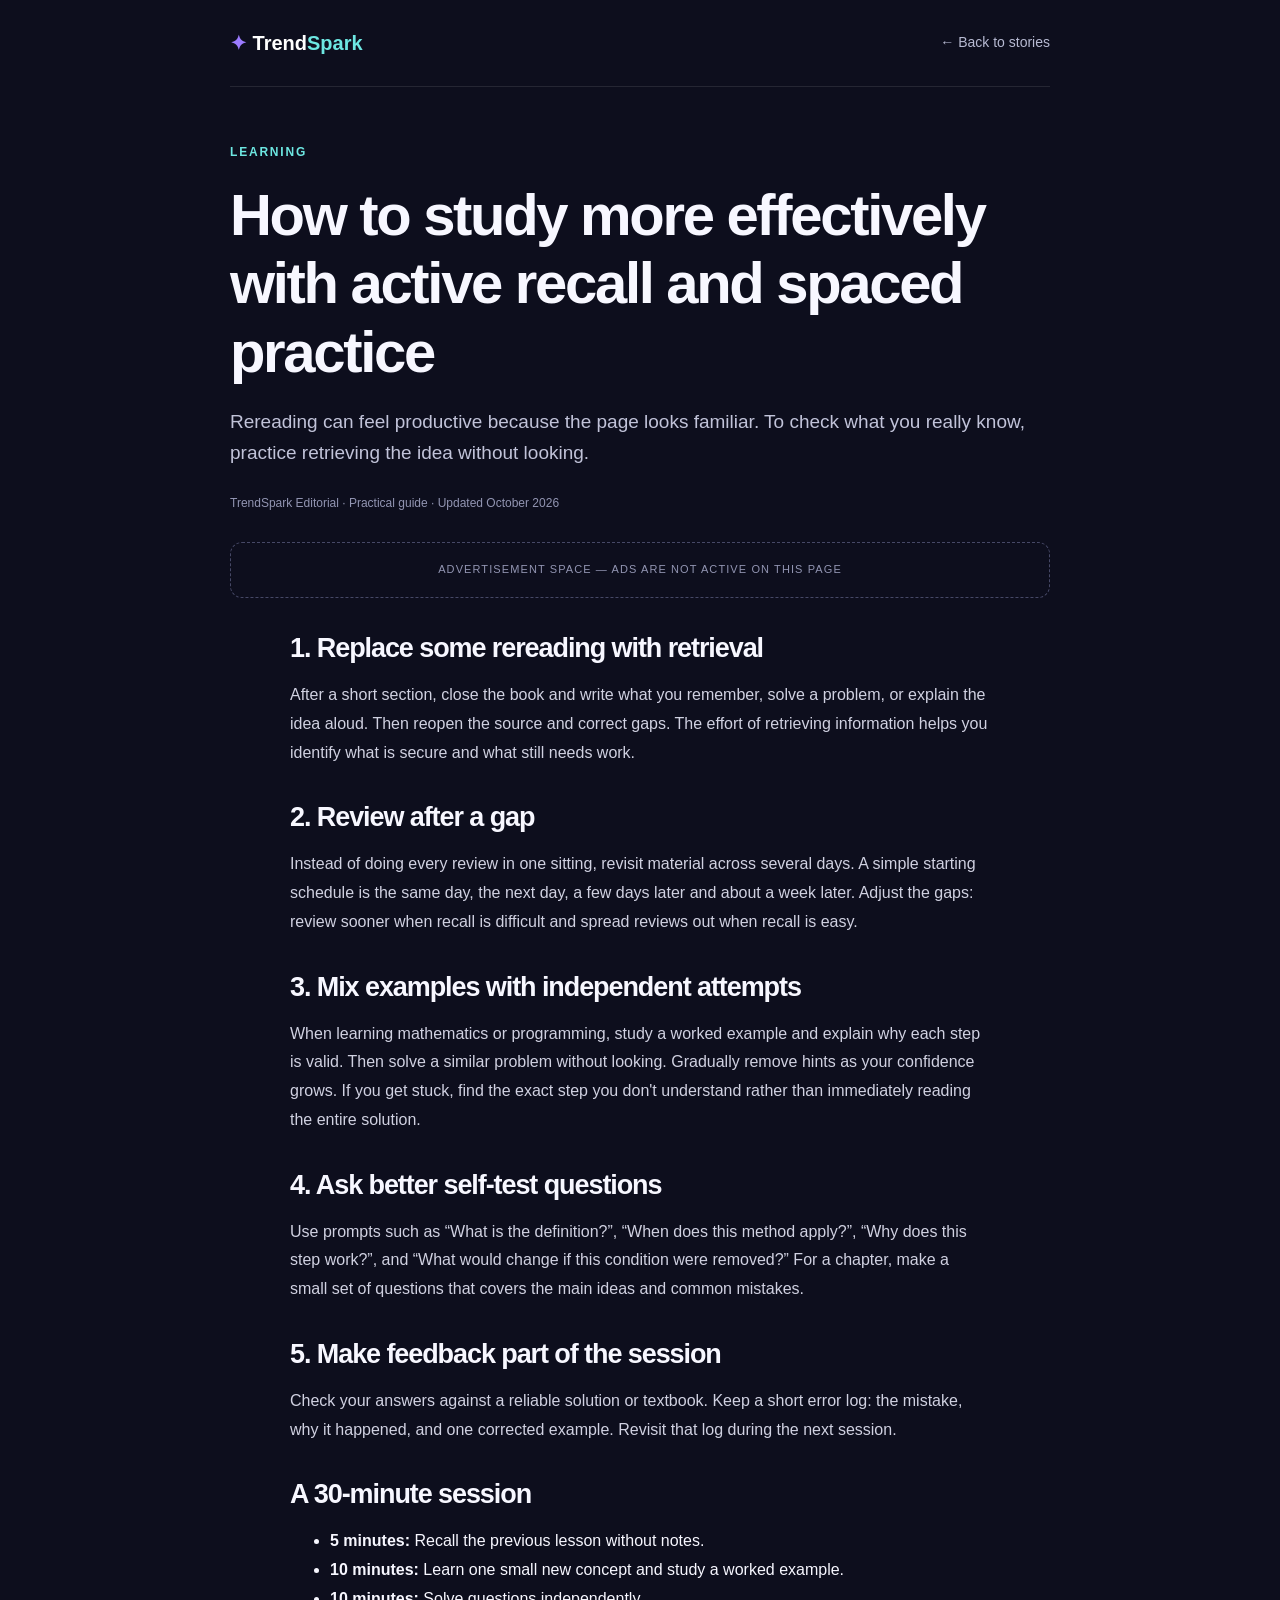
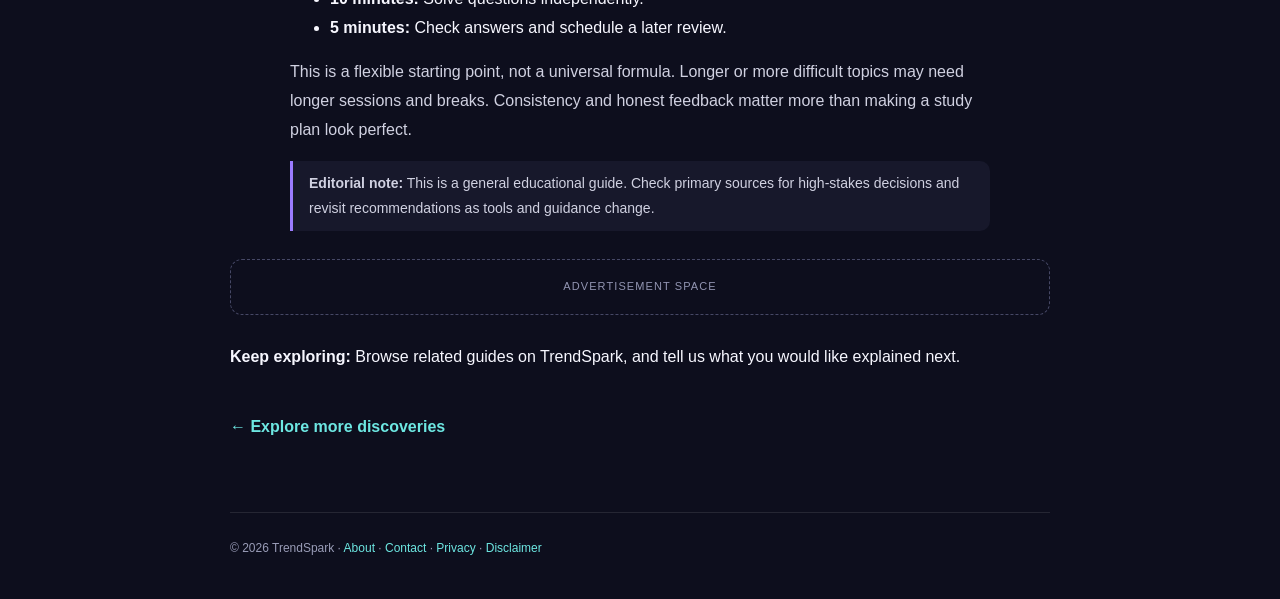
<file: article-study-better.html>
<!doctype html><html lang="en"><head><meta charset="utf-8"><meta name="viewport" content="width=device-width,initial-scale=1"><title>How to study more effectively with active recall and spaced practice | TrendSpark</title><meta name="description" content="A practical study method using retrieval practice, spaced reviews, worked examples and short feedback loops."><meta name="theme-color" content="#101126"><link rel="canonical" href="https://trendspark-website.avinashverma30032009.workers.dev/article-study-better.html"><link rel="stylesheet" href="article.css"></head><body><header><a class="brand" href="index.html">✦ Trend<span>Spark</span></a><a href="index.html">← Back to stories</a></header><main><div class="tag">Learning</div><h1>How to study more effectively with active recall and spaced practice</h1><p class="intro">Rereading can feel productive because the page looks familiar. To check what you really know, practice retrieving the idea without looking.</p><div class="meta">TrendSpark Editorial · Practical guide · Updated October 2026</div><div class="ad">Advertisement space — ads are not active on this page</div><article><h2>1. Replace some rereading with retrieval</h2><p>After a short section, close the book and write what you remember, solve a problem, or explain the idea aloud. Then reopen the source and correct gaps. The effort of retrieving information helps you identify what is secure and what still needs work.</p>
<h2>2. Review after a gap</h2><p>Instead of doing every review in one sitting, revisit material across several days. A simple starting schedule is the same day, the next day, a few days later and about a week later. Adjust the gaps: review sooner when recall is difficult and spread reviews out when recall is easy.</p>
<h2>3. Mix examples with independent attempts</h2><p>When learning mathematics or programming, study a worked example and explain why each step is valid. Then solve a similar problem without looking. Gradually remove hints as your confidence grows. If you get stuck, find the exact step you don't understand rather than immediately reading the entire solution.</p>
<h2>4. Ask better self-test questions</h2><p>Use prompts such as “What is the definition?”, “When does this method apply?”, “Why does this step work?”, and “What would change if this condition were removed?” For a chapter, make a small set of questions that covers the main ideas and common mistakes.</p>
<h2>5. Make feedback part of the session</h2><p>Check your answers against a reliable solution or textbook. Keep a short error log: the mistake, why it happened, and one corrected example. Revisit that log during the next session.</p>
<h2>A 30-minute session</h2><ul><li><strong>5 minutes:</strong> Recall the previous lesson without notes.</li><li><strong>10 minutes:</strong> Learn one small new concept and study a worked example.</li><li><strong>10 minutes:</strong> Solve questions independently.</li><li><strong>5 minutes:</strong> Check answers and schedule a later review.</li></ul>
<p>This is a flexible starting point, not a universal formula. Longer or more difficult topics may need longer sessions and breaks. Consistency and honest feedback matter more than making a study plan look perfect.</p><p class="editorial-note"><strong>Editorial note:</strong> This is a general educational guide. Check primary sources for high-stakes decisions and revisit recommendations as tools and guidance change.</p></article><div class="ad">Advertisement space</div><p><strong>Keep exploring:</strong> Browse related guides on TrendSpark, and tell us what you would like explained next.</p><a class="back" href="index.html">← Explore more discoveries</a></main><footer>© <span id="year"></span> TrendSpark · <a href="about.html">About</a> · <a href="contact.html">Contact</a> · <a href="privacy.html">Privacy</a> · <a href="disclaimer.html">Disclaimer</a></footer><script>document.getElementById('year').textContent=new Date().getFullYear()</script></body></html>
</file>
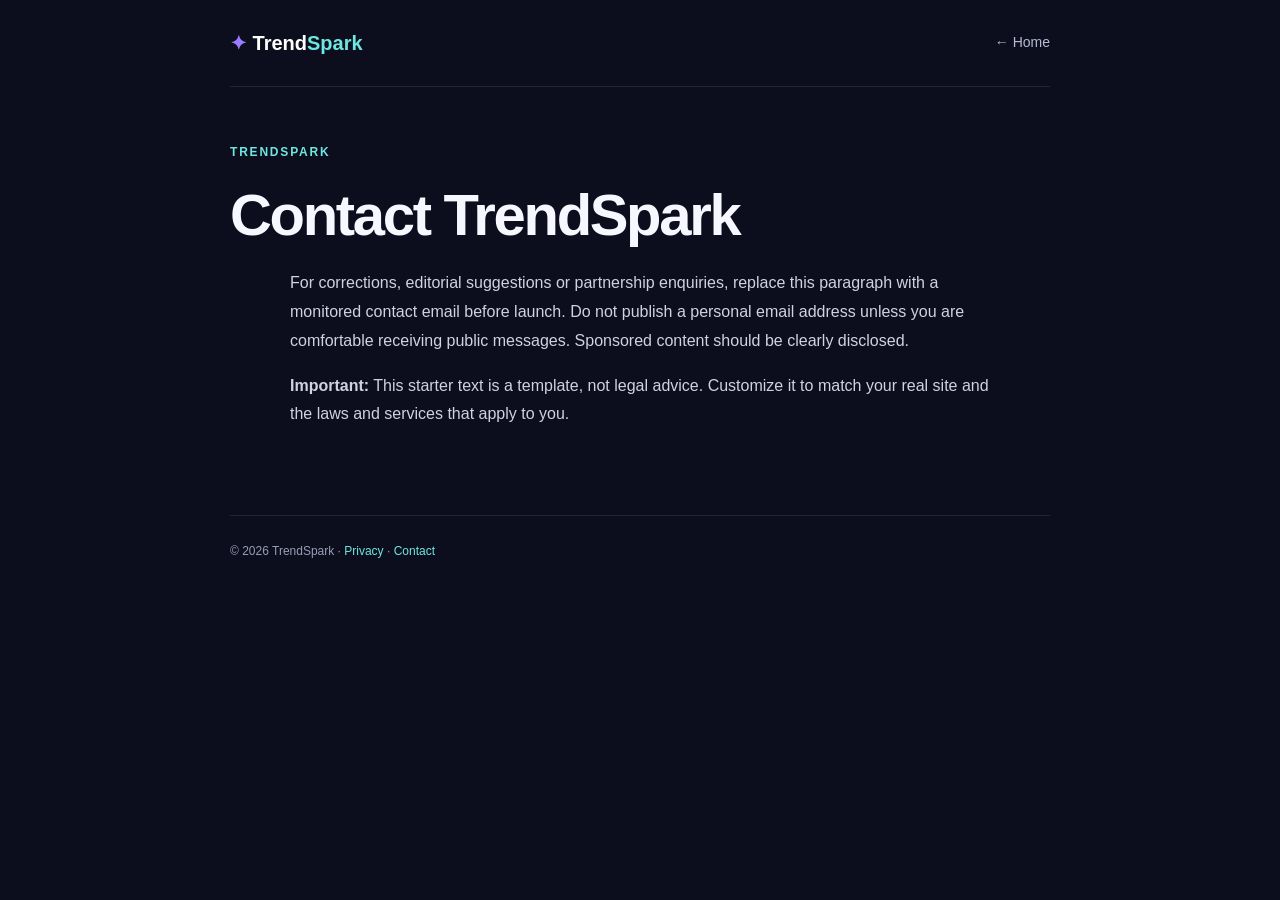
<file: contact.html>
<!doctype html><html lang="en"><head><meta charset="utf-8"><meta name="viewport" content="width=device-width,initial-scale=1"><title>Contact TrendSpark | TrendSpark</title><link rel="stylesheet" href="article.css"></head><body><header><a class="brand" href="index.html">✦ Trend<span>Spark</span></a><a href="index.html">← Home</a></header><main><div class="tag">TrendSpark</div><h1>Contact TrendSpark</h1><article><p>For corrections, editorial suggestions or partnership enquiries, replace this paragraph with a monitored contact email before launch. Do not publish a personal email address unless you are comfortable receiving public messages. Sponsored content should be clearly disclosed.</p><p><strong>Important:</strong> This starter text is a template, not legal advice. Customize it to match your real site and the laws and services that apply to you.</p></article></main><footer>© <span id="year"></span> TrendSpark · <a href="privacy.html">Privacy</a> · <a href="contact.html">Contact</a></footer><script>document.getElementById('year').textContent=new Date().getFullYear()</script></body></html>
</file>
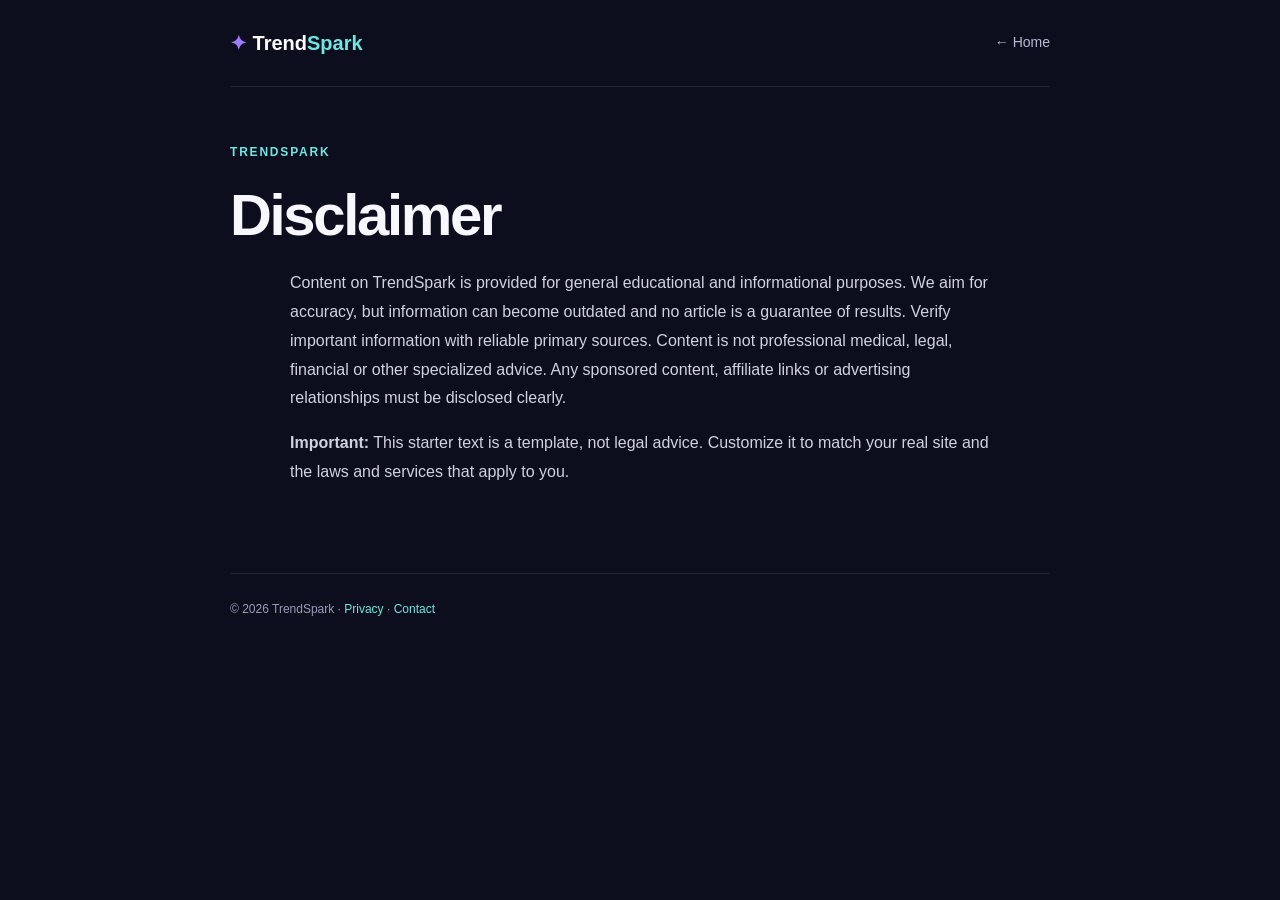
<file: disclaimer.html>
<!doctype html><html lang="en"><head><meta charset="utf-8"><meta name="viewport" content="width=device-width,initial-scale=1"><title>Disclaimer | TrendSpark</title><link rel="stylesheet" href="article.css"></head><body><header><a class="brand" href="index.html">✦ Trend<span>Spark</span></a><a href="index.html">← Home</a></header><main><div class="tag">TrendSpark</div><h1>Disclaimer</h1><article><p>Content on TrendSpark is provided for general educational and informational purposes. We aim for accuracy, but information can become outdated and no article is a guarantee of results. Verify important information with reliable primary sources. Content is not professional medical, legal, financial or other specialized advice. Any sponsored content, affiliate links or advertising relationships must be disclosed clearly.</p><p><strong>Important:</strong> This starter text is a template, not legal advice. Customize it to match your real site and the laws and services that apply to you.</p></article></main><footer>© <span id="year"></span> TrendSpark · <a href="privacy.html">Privacy</a> · <a href="contact.html">Contact</a></footer><script>document.getElementById('year').textContent=new Date().getFullYear()</script></body></html>
</file>
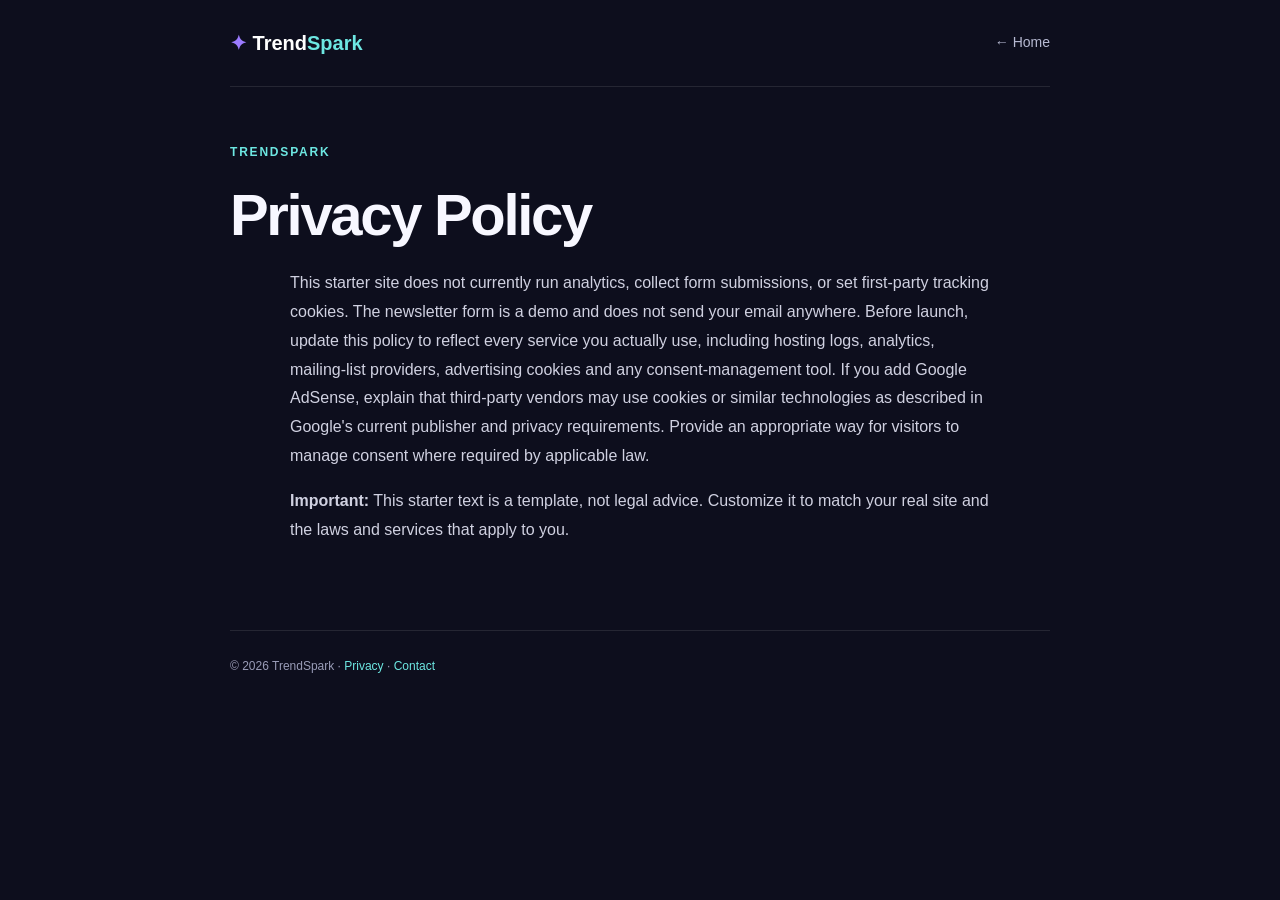
<file: privacy.html>
<!doctype html><html lang="en"><head><meta charset="utf-8"><meta name="viewport" content="width=device-width,initial-scale=1"><title>Privacy Policy | TrendSpark</title><link rel="stylesheet" href="article.css"></head><body><header><a class="brand" href="index.html">✦ Trend<span>Spark</span></a><a href="index.html">← Home</a></header><main><div class="tag">TrendSpark</div><h1>Privacy Policy</h1><article><p>This starter site does not currently run analytics, collect form submissions, or set first-party tracking cookies. The newsletter form is a demo and does not send your email anywhere. Before launch, update this policy to reflect every service you actually use, including hosting logs, analytics, mailing-list providers, advertising cookies and any consent-management tool. If you add Google AdSense, explain that third-party vendors may use cookies or similar technologies as described in Google's current publisher and privacy requirements. Provide an appropriate way for visitors to manage consent where required by applicable law.</p><p><strong>Important:</strong> This starter text is a template, not legal advice. Customize it to match your real site and the laws and services that apply to you.</p></article></main><footer>© <span id="year"></span> TrendSpark · <a href="privacy.html">Privacy</a> · <a href="contact.html">Contact</a></footer><script>document.getElementById('year').textContent=new Date().getFullYear()</script></body></html>
</file>
<file: article.css>
*{box-sizing:border-box}body{margin:0;background:#0d0e1d;color:#f7f7ff;font:16px/1.8 "DM Sans",Arial,sans-serif}a{color:inherit;text-decoration:none}header,main,footer{width:min(820px,90%);margin:auto}header{display:flex;justify-content:space-between;align-items:center;padding:25px 0;border-bottom:1px solid #ffffff19;color:#b7bad2;font-size:14px}.brand{font-size:20px;font-weight:800;color:#fff}.brand:first-letter{color:#9b7bff}.brand span{color:#6de7e2}main{padding:50px 0 70px}.tag{display:inline-block;color:#6de7e2;text-transform:uppercase;letter-spacing:.15em;font-size:12px;font-weight:800}h1,h2{font-family:"Space Grotesk",Arial,sans-serif;line-height:1.18;letter-spacing:-.04em}h1{font-size:clamp(36px,7vw,58px);margin:15px 0 20px}.intro{font-size:19px;color:#c1c3d9;line-height:1.65}.meta{font-size:12px;color:#9295b2;margin:24px 0}.ad{padding:17px;text-align:center;border:1px dashed #464866;border-radius:12px;color:#9295b2;font-size:11px;text-transform:uppercase;letter-spacing:.1em;margin:28px 0}article{max-width:700px;margin:auto}article h2{font-size:27px;margin:35px 0 8px}article p{color:#d0d1e1}.editorial-note{border-left:3px solid #9b7bff;padding:10px 16px;background:#17182b;border-radius:0 10px 10px 0;font-size:14px}.back{display:inline-block;color:#6de7e2;font-weight:700;margin-top:25px}footer{border-top:1px solid #ffffff19;padding:25px 0 40px;color:#999cb7;font-size:12px}footer a{color:#6de7e2}
</file>
